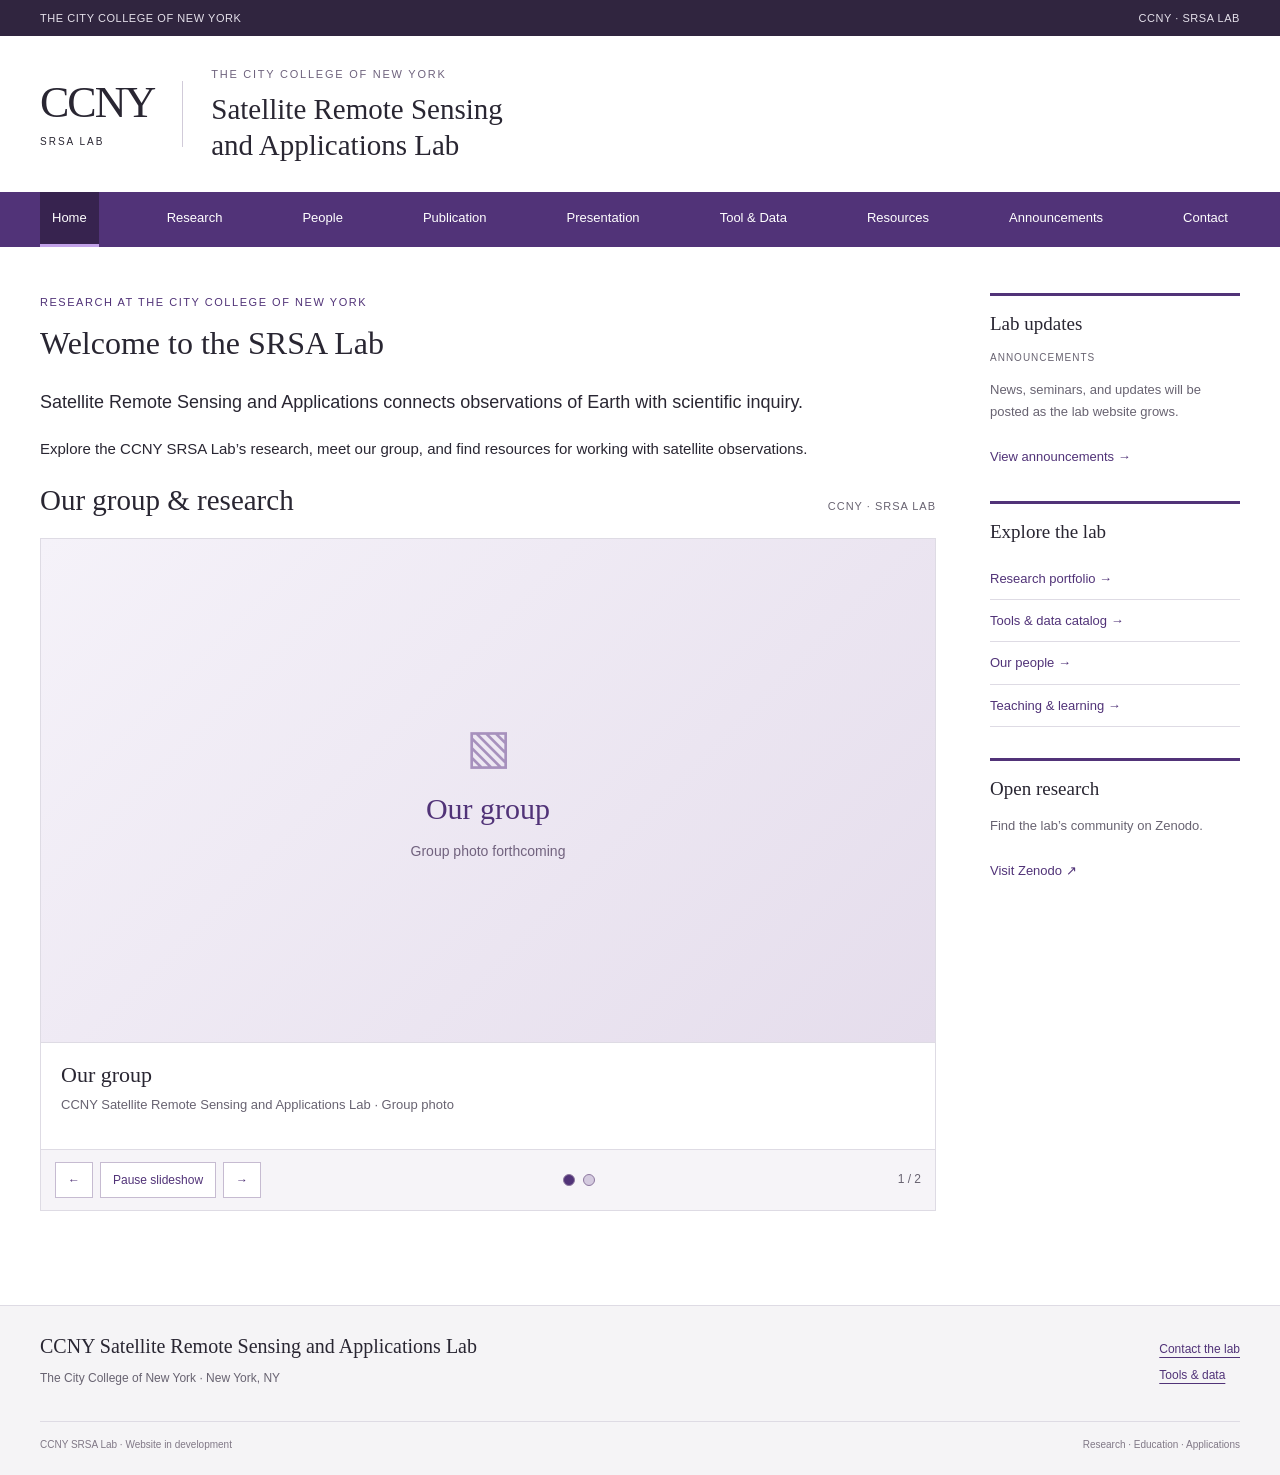
<file: index.html>
<!doctype html><html lang="en"><head><meta charset="UTF-8"><meta name="viewport" content="width=device-width,initial-scale=1"><title>Home | CCNY Satellite Remote Sensing and Applications Lab</title><meta name="description" content="Home — CCNY Satellite Remote Sensing and Applications Lab."><meta name="theme-color" content="#543779"><link rel="stylesheet" href="assets/style.css"></head><body><a class="skip" href="#content">Skip to content</a><div class="utility"><div class="shell"><span>THE CITY COLLEGE OF NEW YORK</span><span>CCNY · SRSA LAB</span></div></div><header><div class="shell"><div class="masthead"><a href="index.html" aria-label="CCNY SRSA Lab home" class="mark">CCNY<small>SRSA LAB</small></a><div><div class="institution">The City College of New York</div><a href="index.html" class="labtitle">Satellite Remote Sensing<br>and Applications Lab</a></div></div></div><nav class="navbar" aria-label="Main navigation"><div class="shell navinner"><button class="menubtn" aria-expanded="false" aria-controls="navlinks">Menu ☰</button><div class="navlinks" id="navlinks"><a href="index.html" aria-current="page">Home</a><a href="research.html">Research</a><a href="people.html">People</a><a href="publications.html">Publication</a><a href="presentations.html">Presentation</a><a href="tools.html">Tool & Data</a><a href="resources.html">Resources</a><a href="announcements.html">Announcements</a><a href="contact.html">Contact</a></div></div></nav></header><div class="shell content-grid"><main id="content"><div class="eyebrow">Research at The City College of New York</div><h1 class="home-title">Welcome to the SRSA Lab</h1><p class="lead">Satellite Remote Sensing and Applications connects observations of Earth with scientific inquiry.</p><p>Explore the CCNY SRSA Lab’s research, meet our group, and find resources for working with satellite observations.</p><section class="slideshow" aria-roledescription="carousel" aria-label="Group photos and research highlights"><div class="slideshow-heading"><h2>Our group &amp; research</h2><span>CCNY · SRSA Lab</span></div><div class="slides-deck"><article class="lab-slide" aria-roledescription="slide" aria-label="1 of 2"><div class="slide-stage"><div class="slide-placeholder"><span class="slide-symbol" aria-hidden="true">▧</span><h2>Our group</h2><p>Group photo forthcoming</p></div></div><div class="slide-caption"><h2>Our group</h2><p>CCNY Satellite Remote Sensing and Applications Lab · Group photo</p></div></article><article class="lab-slide" aria-roledescription="slide" aria-label="2 of 2" hidden><div class="slide-stage"><div class="slide-placeholder"><span class="slide-symbol" aria-hidden="true">▧</span><h2>Member research highlights</h2><p>Featured research slides forthcoming</p></div></div><div class="slide-caption"><h2>Member research highlights</h2><p>A space for each group member’s research question, key figure, and findings.</p></div></article></div><div class="slideshow-controls" hidden><div class="slide-actions"><button type="button" class="slide-prev" aria-label="Previous slide">←</button><button type="button" class="slide-play">Pause slideshow</button><button type="button" class="slide-next" aria-label="Next slide">→</button></div><div class="slide-dots"><button type="button" aria-label="Show slide 1: Our group" aria-current="true" data-slide="0"></button><button type="button" aria-label="Show slide 2: Member research highlights" aria-current="false" data-slide="1"></button></div><span class="slide-position">1 / 2</span></div></section></main><aside class="sidebar" aria-label="Lab news and quick links"><div class="asidebox"><h2>Lab updates</h2><div class="aside-label">Announcements</div><p>News, seminars, and updates will be posted as the lab website grows.</p><a class="text-link" href="announcements.html">View announcements →</a></div><div class="asidebox"><h2>Explore the lab</h2><ul class="sidelinks"><li><a href="research.html">Research portfolio →</a></li><li><a href="tools.html">Tools &amp; data catalog →</a></li><li><a href="people.html">Our people →</a></li><li><a href="education.html">Teaching &amp; learning →</a></li></ul></div><div class="asidebox"><h2>Open research</h2><p>Find the lab’s community on Zenodo.</p><a class="text-link" href="https://zenodo.org/communities/ccny-srsa-lab/" target="_blank" rel="noopener noreferrer">Visit Zenodo ↗</a></div></aside></div><footer class="footer"><div class="shell"><div class="footergrid"><div><strong>CCNY Satellite Remote Sensing and Applications Lab</strong><p>The City College of New York · New York, NY</p></div><div><a href="contact.html">Contact the lab</a><br><a href="tools.html">Tools &amp; data</a></div></div><div class="footerbottom"><span>CCNY SRSA Lab · Website in development</span><span>Research · Education · Applications</span></div></div></footer><script src="assets/site.js"></script></body></html>
</file>
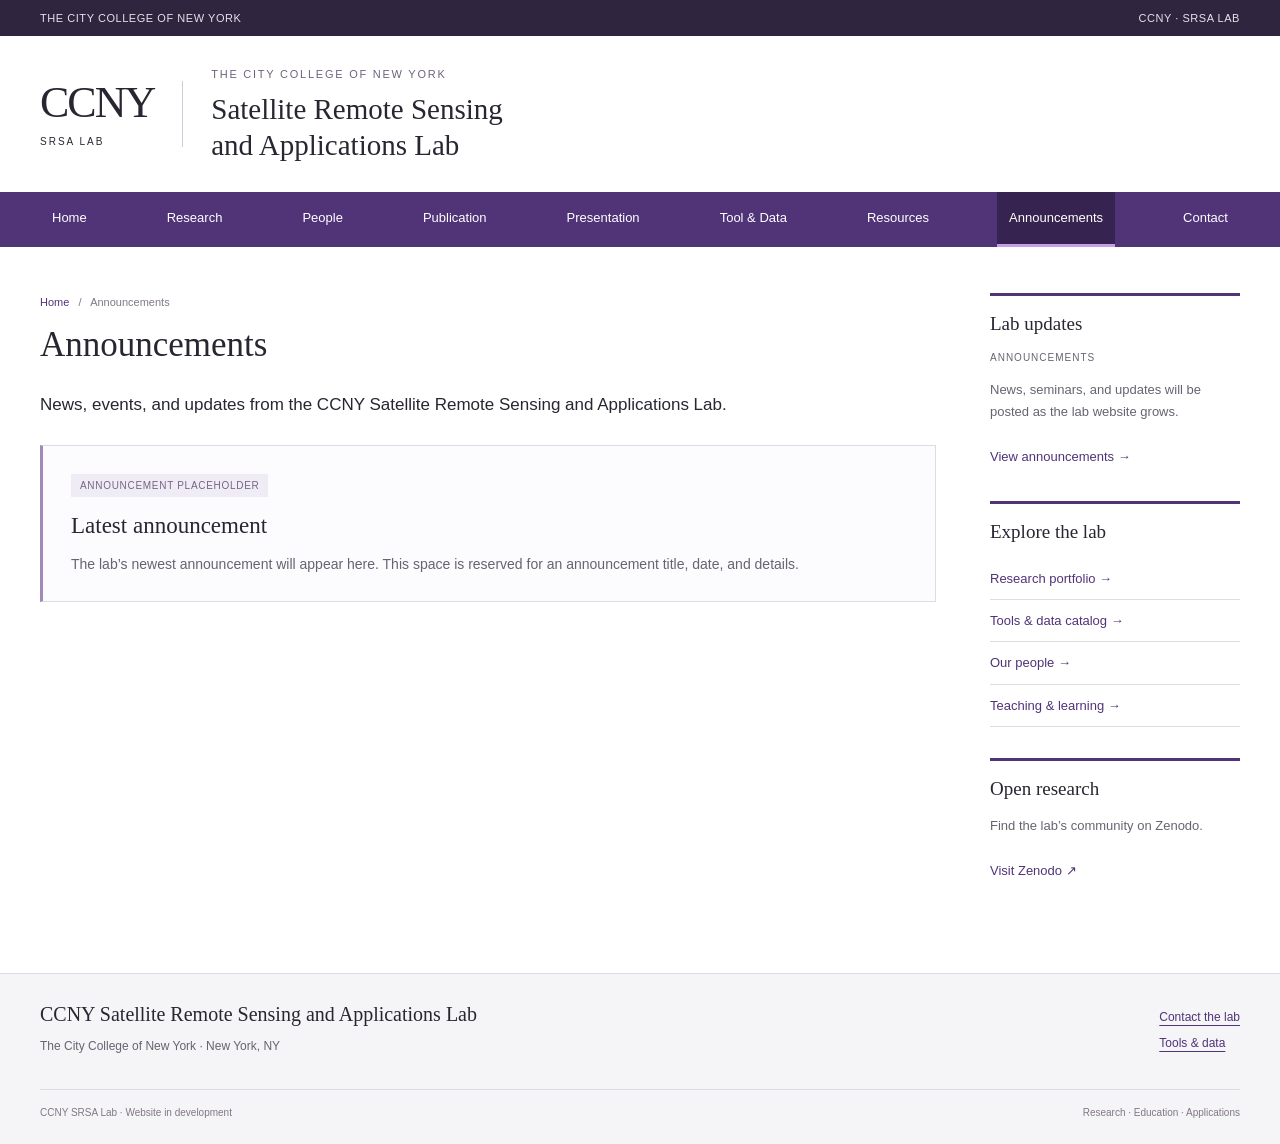
<file: announcements.html>
<!doctype html><html lang="en"><head><meta charset="UTF-8"><meta name="viewport" content="width=device-width,initial-scale=1"><title>Announcements | CCNY Satellite Remote Sensing and Applications Lab</title><meta name="description" content="Announcements — CCNY Satellite Remote Sensing and Applications Lab."><meta name="theme-color" content="#543779"><link rel="stylesheet" href="assets/style.css"></head><body><a class="skip" href="#content">Skip to content</a><div class="utility"><div class="shell"><span>THE CITY COLLEGE OF NEW YORK</span><span>CCNY · SRSA LAB</span></div></div><header><div class="shell"><div class="masthead"><a href="index.html" aria-label="CCNY SRSA Lab home" class="mark">CCNY<small>SRSA LAB</small></a><div><div class="institution">The City College of New York</div><a href="index.html" class="labtitle">Satellite Remote Sensing<br>and Applications Lab</a></div></div></div><nav class="navbar" aria-label="Main navigation"><div class="shell navinner"><button class="menubtn" aria-expanded="false" aria-controls="navlinks">Menu ☰</button><div class="navlinks" id="navlinks"><a href="index.html">Home</a><a href="research.html">Research</a><a href="people.html">People</a><a href="publications.html">Publication</a><a href="presentations.html">Presentation</a><a href="tools.html">Tool & Data</a><a href="resources.html">Resources</a><a href="announcements.html" aria-current="page">Announcements</a><a href="contact.html">Contact</a></div></div></nav></header><div class="shell content-grid"><main id="content"><div class="crumb"><a href="index.html">Home</a> &nbsp; / &nbsp; Announcements</div><h1>Announcements</h1><p class="intro">News, events, and updates from the CCNY Satellite Remote Sensing and Applications Lab.</p><article class="empty" id="latest"><span class="status">Announcement placeholder</span><h2>Latest announcement</h2><p>The lab’s newest announcement will appear here. This space is reserved for an announcement title, date, and details.</p></article></main><aside class="sidebar" aria-label="Lab news and quick links"><div class="asidebox"><h2>Lab updates</h2><div class="aside-label">Announcements</div><p>News, seminars, and updates will be posted as the lab website grows.</p><a class="text-link" href="announcements.html">View announcements →</a></div><div class="asidebox"><h2>Explore the lab</h2><ul class="sidelinks"><li><a href="research.html">Research portfolio →</a></li><li><a href="tools.html">Tools &amp; data catalog →</a></li><li><a href="people.html">Our people →</a></li><li><a href="education.html">Teaching &amp; learning →</a></li></ul></div><div class="asidebox"><h2>Open research</h2><p>Find the lab’s community on Zenodo.</p><a class="text-link" href="https://zenodo.org/communities/ccny-srsa-lab/" target="_blank" rel="noopener noreferrer">Visit Zenodo ↗</a></div></aside></div><footer class="footer"><div class="shell"><div class="footergrid"><div><strong>CCNY Satellite Remote Sensing and Applications Lab</strong><p>The City College of New York · New York, NY</p></div><div><a href="contact.html">Contact the lab</a><br><a href="tools.html">Tools &amp; data</a></div></div><div class="footerbottom"><span>CCNY SRSA Lab · Website in development</span><span>Research · Education · Applications</span></div></div></footer><script src="assets/site.js"></script></body></html>
</file>
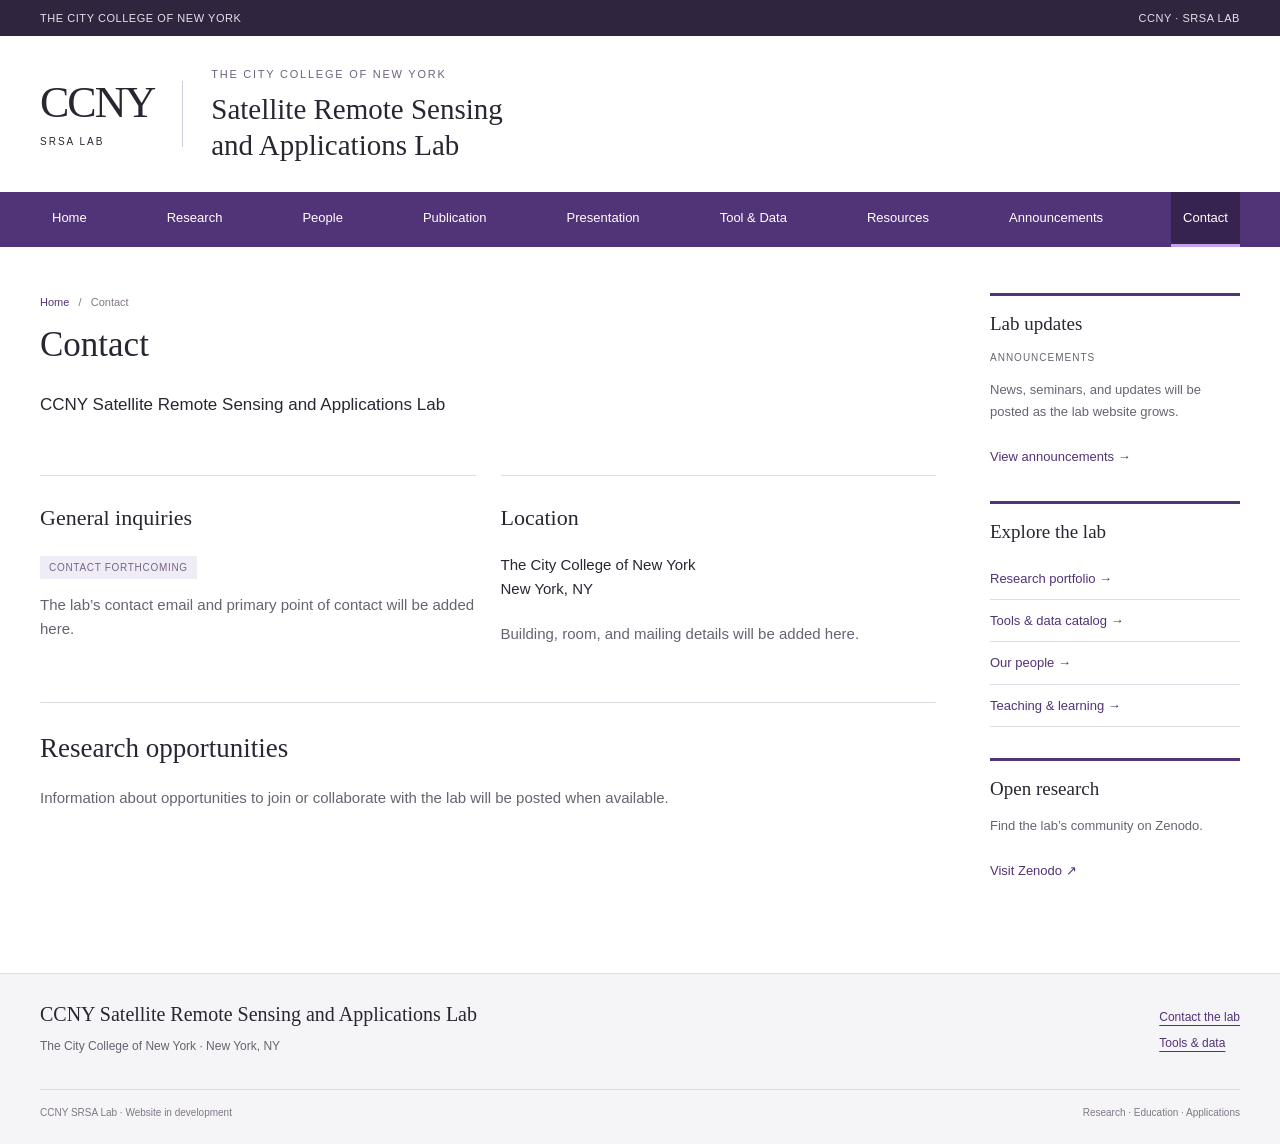
<file: contact.html>
<!doctype html><html lang="en"><head><meta charset="UTF-8"><meta name="viewport" content="width=device-width,initial-scale=1"><title>Contact | CCNY Satellite Remote Sensing and Applications Lab</title><meta name="description" content="Contact — CCNY Satellite Remote Sensing and Applications Lab."><meta name="theme-color" content="#543779"><link rel="stylesheet" href="assets/style.css"></head><body><a class="skip" href="#content">Skip to content</a><div class="utility"><div class="shell"><span>THE CITY COLLEGE OF NEW YORK</span><span>CCNY · SRSA LAB</span></div></div><header><div class="shell"><div class="masthead"><a href="index.html" aria-label="CCNY SRSA Lab home" class="mark">CCNY<small>SRSA LAB</small></a><div><div class="institution">The City College of New York</div><a href="index.html" class="labtitle">Satellite Remote Sensing<br>and Applications Lab</a></div></div></div><nav class="navbar" aria-label="Main navigation"><div class="shell navinner"><button class="menubtn" aria-expanded="false" aria-controls="navlinks">Menu ☰</button><div class="navlinks" id="navlinks"><a href="index.html">Home</a><a href="research.html">Research</a><a href="people.html">People</a><a href="publications.html">Publication</a><a href="presentations.html">Presentation</a><a href="tools.html">Tool & Data</a><a href="resources.html">Resources</a><a href="announcements.html">Announcements</a><a href="contact.html" aria-current="page">Contact</a></div></div></nav></header><div class="shell content-grid"><main id="content"><div class="crumb"><a href="index.html">Home</a> &nbsp; / &nbsp; Contact</div><h1>Contact</h1><p class="intro">CCNY Satellite Remote Sensing and Applications Lab</p><div class="contact-grid"><section class="section"><h2>General inquiries</h2><span class="status">Contact forthcoming</span><p class="muted">The lab’s contact email and primary point of contact will be added here.</p></section><section class="section"><h2>Location</h2><p>The City College of New York<br>New York, NY</p><p class="muted">Building, room, and mailing details will be added here.</p></section></div><section class="section"><h2>Research opportunities</h2><p class="muted">Information about opportunities to join or collaborate with the lab will be posted when available.</p></section></main><aside class="sidebar" aria-label="Lab news and quick links"><div class="asidebox"><h2>Lab updates</h2><div class="aside-label">Announcements</div><p>News, seminars, and updates will be posted as the lab website grows.</p><a class="text-link" href="announcements.html">View announcements →</a></div><div class="asidebox"><h2>Explore the lab</h2><ul class="sidelinks"><li><a href="research.html">Research portfolio →</a></li><li><a href="tools.html">Tools &amp; data catalog →</a></li><li><a href="people.html">Our people →</a></li><li><a href="education.html">Teaching &amp; learning →</a></li></ul></div><div class="asidebox"><h2>Open research</h2><p>Find the lab’s community on Zenodo.</p><a class="text-link" href="https://zenodo.org/communities/ccny-srsa-lab/" target="_blank" rel="noopener noreferrer">Visit Zenodo ↗</a></div></aside></div><footer class="footer"><div class="shell"><div class="footergrid"><div><strong>CCNY Satellite Remote Sensing and Applications Lab</strong><p>The City College of New York · New York, NY</p></div><div><a href="contact.html">Contact the lab</a><br><a href="tools.html">Tools &amp; data</a></div></div><div class="footerbottom"><span>CCNY SRSA Lab · Website in development</span><span>Research · Education · Applications</span></div></div></footer><script src="assets/site.js"></script></body></html>
</file>
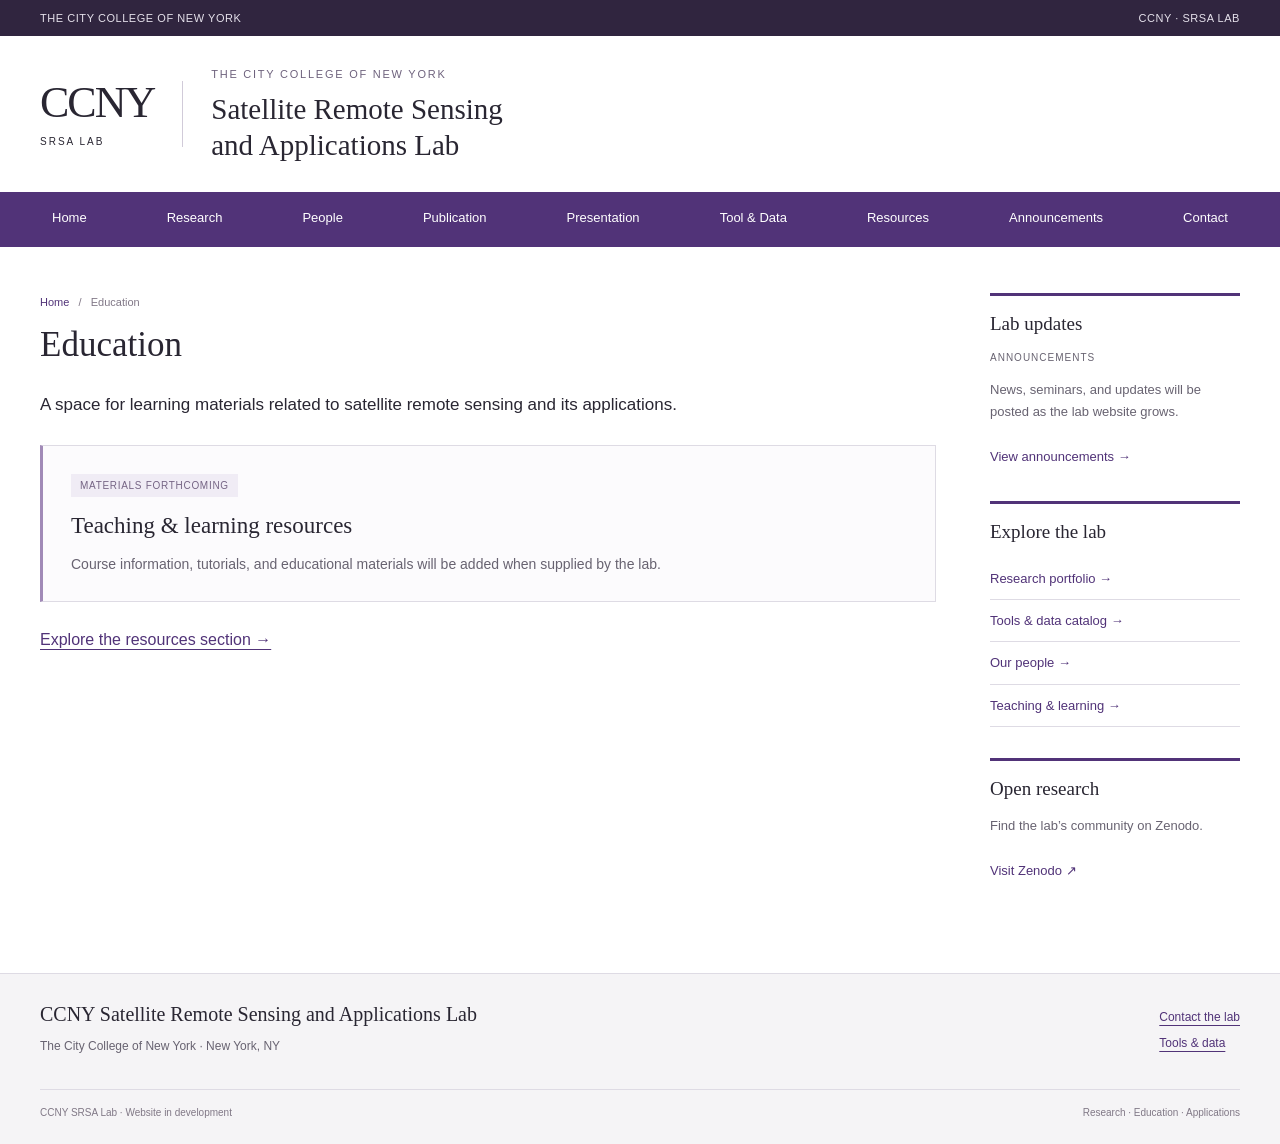
<file: education.html>
<!doctype html><html lang="en"><head><meta charset="UTF-8"><meta name="viewport" content="width=device-width,initial-scale=1"><title>Education | CCNY Satellite Remote Sensing and Applications Lab</title><meta name="description" content="Education — CCNY Satellite Remote Sensing and Applications Lab."><meta name="theme-color" content="#543779"><link rel="stylesheet" href="assets/style.css"></head><body><a class="skip" href="#content">Skip to content</a><div class="utility"><div class="shell"><span>THE CITY COLLEGE OF NEW YORK</span><span>CCNY · SRSA LAB</span></div></div><header><div class="shell"><div class="masthead"><a href="index.html" aria-label="CCNY SRSA Lab home" class="mark">CCNY<small>SRSA LAB</small></a><div><div class="institution">The City College of New York</div><a href="index.html" class="labtitle">Satellite Remote Sensing<br>and Applications Lab</a></div></div></div><nav class="navbar" aria-label="Main navigation"><div class="shell navinner"><button class="menubtn" aria-expanded="false" aria-controls="navlinks">Menu ☰</button><div class="navlinks" id="navlinks"><a href="index.html">Home</a><a href="research.html">Research</a><a href="people.html">People</a><a href="publications.html">Publication</a><a href="presentations.html">Presentation</a><a href="tools.html">Tool & Data</a><a href="resources.html">Resources</a><a href="announcements.html">Announcements</a><a href="contact.html">Contact</a></div></div></nav></header><div class="shell content-grid"><main id="content"><div class="crumb"><a href="index.html">Home</a> &nbsp; / &nbsp; Education</div><h1>Education</h1><p class="intro">A space for learning materials related to satellite remote sensing and its applications.</p><div class="empty"><span class="status">Materials forthcoming</span><h2>Teaching & learning resources</h2><p>Course information, tutorials, and educational materials will be added when supplied by the lab.</p></div><a href="resources.html">Explore the resources section →</a></main><aside class="sidebar" aria-label="Lab news and quick links"><div class="asidebox"><h2>Lab updates</h2><div class="aside-label">Announcements</div><p>News, seminars, and updates will be posted as the lab website grows.</p><a class="text-link" href="announcements.html">View announcements →</a></div><div class="asidebox"><h2>Explore the lab</h2><ul class="sidelinks"><li><a href="research.html">Research portfolio →</a></li><li><a href="tools.html">Tools &amp; data catalog →</a></li><li><a href="people.html">Our people →</a></li><li><a href="education.html">Teaching &amp; learning →</a></li></ul></div><div class="asidebox"><h2>Open research</h2><p>Find the lab’s community on Zenodo.</p><a class="text-link" href="https://zenodo.org/communities/ccny-srsa-lab/" target="_blank" rel="noopener noreferrer">Visit Zenodo ↗</a></div></aside></div><footer class="footer"><div class="shell"><div class="footergrid"><div><strong>CCNY Satellite Remote Sensing and Applications Lab</strong><p>The City College of New York · New York, NY</p></div><div><a href="contact.html">Contact the lab</a><br><a href="tools.html">Tools &amp; data</a></div></div><div class="footerbottom"><span>CCNY SRSA Lab · Website in development</span><span>Research · Education · Applications</span></div></div></footer><script src="assets/site.js"></script></body></html>
</file>
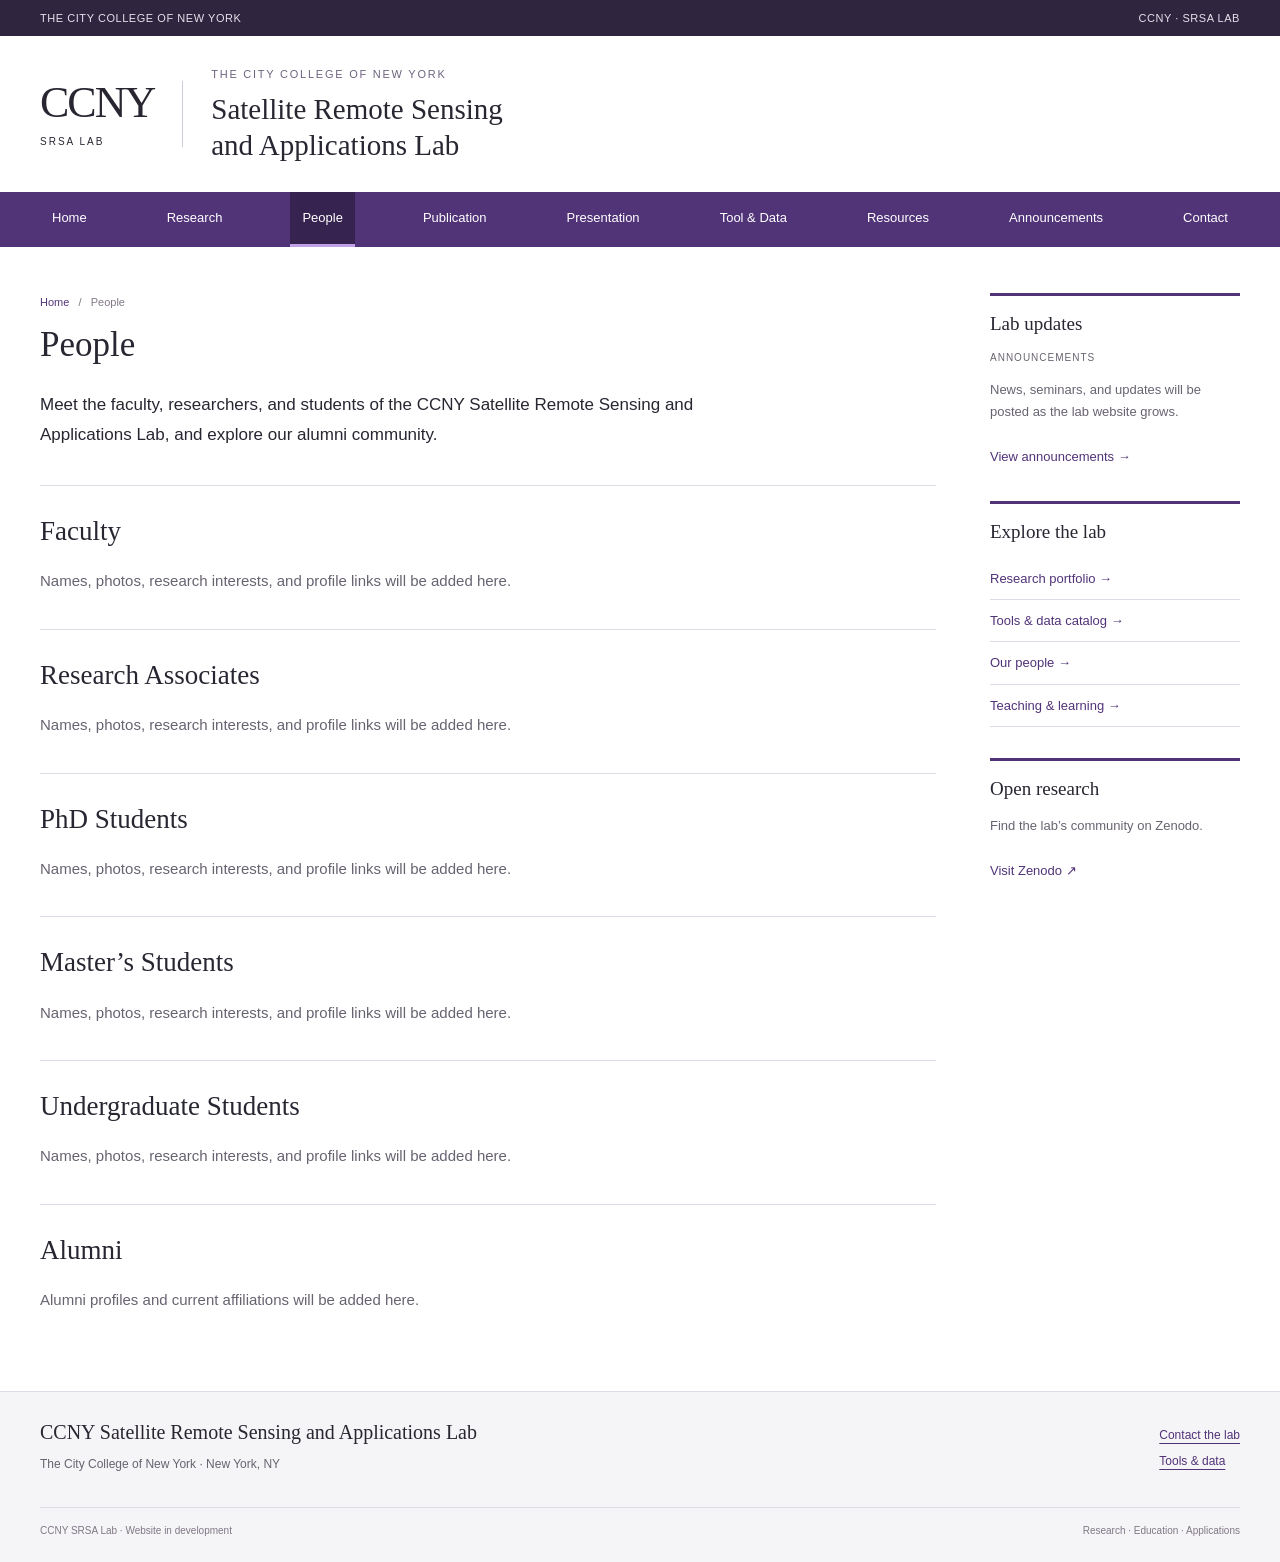
<file: people.html>
<!doctype html><html lang="en"><head><meta charset="UTF-8"><meta name="viewport" content="width=device-width,initial-scale=1"><title>People | CCNY Satellite Remote Sensing and Applications Lab</title><meta name="description" content="People — CCNY Satellite Remote Sensing and Applications Lab."><meta name="theme-color" content="#543779"><link rel="stylesheet" href="assets/style.css"></head><body><a class="skip" href="#content">Skip to content</a><div class="utility"><div class="shell"><span>THE CITY COLLEGE OF NEW YORK</span><span>CCNY · SRSA LAB</span></div></div><header><div class="shell"><div class="masthead"><a href="index.html" aria-label="CCNY SRSA Lab home" class="mark">CCNY<small>SRSA LAB</small></a><div><div class="institution">The City College of New York</div><a href="index.html" class="labtitle">Satellite Remote Sensing<br>and Applications Lab</a></div></div></div><nav class="navbar" aria-label="Main navigation"><div class="shell navinner"><button class="menubtn" aria-expanded="false" aria-controls="navlinks">Menu ☰</button><div class="navlinks" id="navlinks"><a href="index.html">Home</a><a href="research.html">Research</a><a href="people.html" aria-current="page">People</a><a href="publications.html">Publication</a><a href="presentations.html">Presentation</a><a href="tools.html">Tool & Data</a><a href="resources.html">Resources</a><a href="announcements.html">Announcements</a><a href="contact.html">Contact</a></div></div></nav></header><div class="shell content-grid"><main id="content"><div class="crumb"><a href="index.html">Home</a> &nbsp; / &nbsp; People</div><h1>People</h1><p class="intro">Meet the faculty, researchers, and students of the CCNY Satellite Remote Sensing and Applications Lab, and explore our alumni community.</p><section class="section" id="faculty" aria-labelledby="faculty-heading"><h2 id="faculty-heading">Faculty</h2><p class="muted">Names, photos, research interests, and profile links will be added here.</p></section><section class="section" id="research-associates" aria-labelledby="research-associates-heading"><h2 id="research-associates-heading">Research Associates</h2><p class="muted">Names, photos, research interests, and profile links will be added here.</p></section><section class="section" id="phd-students" aria-labelledby="phd-students-heading"><h2 id="phd-students-heading">PhD Students</h2><p class="muted">Names, photos, research interests, and profile links will be added here.</p></section><section class="section" id="masters-students" aria-labelledby="masters-students-heading"><h2 id="masters-students-heading">Master’s Students</h2><p class="muted">Names, photos, research interests, and profile links will be added here.</p></section><section class="section" id="undergraduate-students" aria-labelledby="undergraduate-students-heading"><h2 id="undergraduate-students-heading">Undergraduate Students</h2><p class="muted">Names, photos, research interests, and profile links will be added here.</p></section><section class="section" id="alumni" aria-labelledby="alumni-heading"><h2 id="alumni-heading">Alumni</h2><p class="muted">Alumni profiles and current affiliations will be added here.</p></section></main><aside class="sidebar" aria-label="Lab news and quick links"><div class="asidebox"><h2>Lab updates</h2><div class="aside-label">Announcements</div><p>News, seminars, and updates will be posted as the lab website grows.</p><a class="text-link" href="announcements.html">View announcements →</a></div><div class="asidebox"><h2>Explore the lab</h2><ul class="sidelinks"><li><a href="research.html">Research portfolio →</a></li><li><a href="tools.html">Tools &amp; data catalog →</a></li><li><a href="people.html">Our people →</a></li><li><a href="education.html">Teaching &amp; learning →</a></li></ul></div><div class="asidebox"><h2>Open research</h2><p>Find the lab’s community on Zenodo.</p><a class="text-link" href="https://zenodo.org/communities/ccny-srsa-lab/" target="_blank" rel="noopener noreferrer">Visit Zenodo ↗</a></div></aside></div><footer class="footer"><div class="shell"><div class="footergrid"><div><strong>CCNY Satellite Remote Sensing and Applications Lab</strong><p>The City College of New York · New York, NY</p></div><div><a href="contact.html">Contact the lab</a><br><a href="tools.html">Tools &amp; data</a></div></div><div class="footerbottom"><span>CCNY SRSA Lab · Website in development</span><span>Research · Education · Applications</span></div></div></footer><script src="assets/site.js"></script></body></html>
</file>
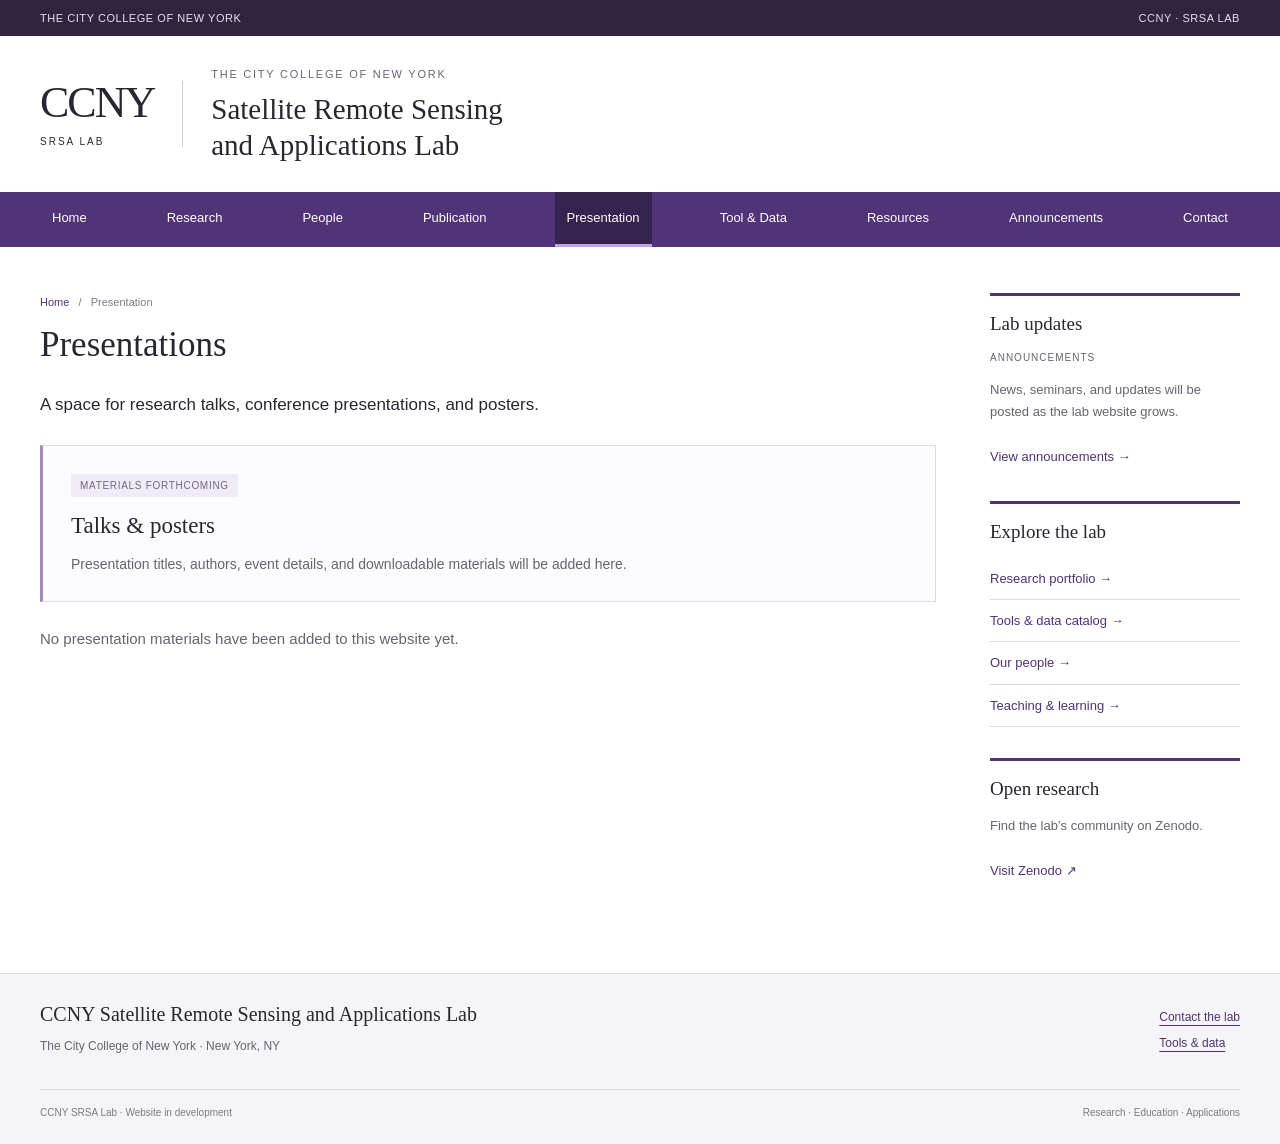
<file: presentations.html>
<!doctype html><html lang="en"><head><meta charset="UTF-8"><meta name="viewport" content="width=device-width,initial-scale=1"><title>Presentation | CCNY Satellite Remote Sensing and Applications Lab</title><meta name="description" content="Presentation — CCNY Satellite Remote Sensing and Applications Lab."><meta name="theme-color" content="#543779"><link rel="stylesheet" href="assets/style.css"></head><body><a class="skip" href="#content">Skip to content</a><div class="utility"><div class="shell"><span>THE CITY COLLEGE OF NEW YORK</span><span>CCNY · SRSA LAB</span></div></div><header><div class="shell"><div class="masthead"><a href="index.html" aria-label="CCNY SRSA Lab home" class="mark">CCNY<small>SRSA LAB</small></a><div><div class="institution">The City College of New York</div><a href="index.html" class="labtitle">Satellite Remote Sensing<br>and Applications Lab</a></div></div></div><nav class="navbar" aria-label="Main navigation"><div class="shell navinner"><button class="menubtn" aria-expanded="false" aria-controls="navlinks">Menu ☰</button><div class="navlinks" id="navlinks"><a href="index.html">Home</a><a href="research.html">Research</a><a href="people.html">People</a><a href="publications.html">Publication</a><a href="presentations.html" aria-current="page">Presentation</a><a href="tools.html">Tool & Data</a><a href="resources.html">Resources</a><a href="announcements.html">Announcements</a><a href="contact.html">Contact</a></div></div></nav></header><div class="shell content-grid"><main id="content"><div class="crumb"><a href="index.html">Home</a> &nbsp; / &nbsp; Presentation</div><h1>Presentations</h1><p class="intro">A space for research talks, conference presentations, and posters.</p><div class="empty"><span class="status">Materials forthcoming</span><h2>Talks & posters</h2><p>Presentation titles, authors, event details, and downloadable materials will be added here.</p></div><p class="muted">No presentation materials have been added to this website yet.</p></main><aside class="sidebar" aria-label="Lab news and quick links"><div class="asidebox"><h2>Lab updates</h2><div class="aside-label">Announcements</div><p>News, seminars, and updates will be posted as the lab website grows.</p><a class="text-link" href="announcements.html">View announcements →</a></div><div class="asidebox"><h2>Explore the lab</h2><ul class="sidelinks"><li><a href="research.html">Research portfolio →</a></li><li><a href="tools.html">Tools &amp; data catalog →</a></li><li><a href="people.html">Our people →</a></li><li><a href="education.html">Teaching &amp; learning →</a></li></ul></div><div class="asidebox"><h2>Open research</h2><p>Find the lab’s community on Zenodo.</p><a class="text-link" href="https://zenodo.org/communities/ccny-srsa-lab/" target="_blank" rel="noopener noreferrer">Visit Zenodo ↗</a></div></aside></div><footer class="footer"><div class="shell"><div class="footergrid"><div><strong>CCNY Satellite Remote Sensing and Applications Lab</strong><p>The City College of New York · New York, NY</p></div><div><a href="contact.html">Contact the lab</a><br><a href="tools.html">Tools &amp; data</a></div></div><div class="footerbottom"><span>CCNY SRSA Lab · Website in development</span><span>Research · Education · Applications</span></div></div></footer><script src="assets/site.js"></script></body></html>
</file>
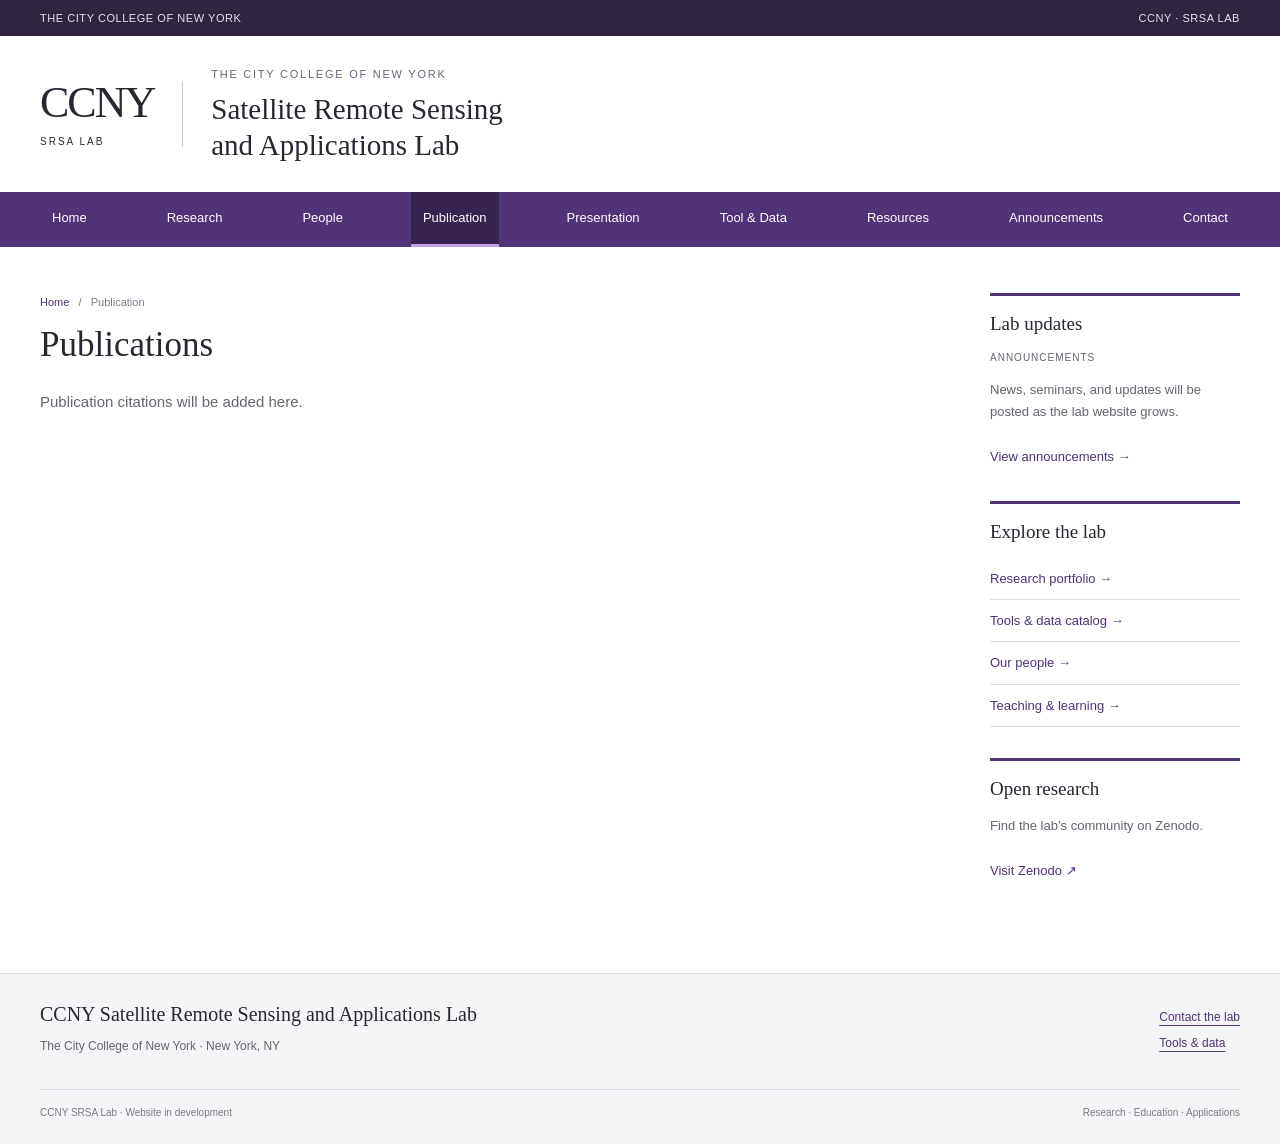
<file: publications.html>
<!doctype html><html lang="en"><head><meta charset="UTF-8"><meta name="viewport" content="width=device-width,initial-scale=1"><title>Publication | CCNY Satellite Remote Sensing and Applications Lab</title><meta name="description" content="Publication — CCNY Satellite Remote Sensing and Applications Lab."><meta name="theme-color" content="#543779"><link rel="stylesheet" href="assets/style.css"></head><body><a class="skip" href="#content">Skip to content</a><div class="utility"><div class="shell"><span>THE CITY COLLEGE OF NEW YORK</span><span>CCNY · SRSA LAB</span></div></div><header><div class="shell"><div class="masthead"><a href="index.html" aria-label="CCNY SRSA Lab home" class="mark">CCNY<small>SRSA LAB</small></a><div><div class="institution">The City College of New York</div><a href="index.html" class="labtitle">Satellite Remote Sensing<br>and Applications Lab</a></div></div></div><nav class="navbar" aria-label="Main navigation"><div class="shell navinner"><button class="menubtn" aria-expanded="false" aria-controls="navlinks">Menu ☰</button><div class="navlinks" id="navlinks"><a href="index.html">Home</a><a href="research.html">Research</a><a href="people.html">People</a><a href="publications.html" aria-current="page">Publication</a><a href="presentations.html">Presentation</a><a href="tools.html">Tool & Data</a><a href="resources.html">Resources</a><a href="announcements.html">Announcements</a><a href="contact.html">Contact</a></div></div></nav></header><div class="shell content-grid"><main id="content"><div class="crumb"><a href="index.html">Home</a> &nbsp; / &nbsp; Publication</div><h1>Publications</h1><p class="muted">Publication citations will be added here.</p><ol class="publication-list"></ol></main><aside class="sidebar" aria-label="Lab news and quick links"><div class="asidebox"><h2>Lab updates</h2><div class="aside-label">Announcements</div><p>News, seminars, and updates will be posted as the lab website grows.</p><a class="text-link" href="announcements.html">View announcements →</a></div><div class="asidebox"><h2>Explore the lab</h2><ul class="sidelinks"><li><a href="research.html">Research portfolio →</a></li><li><a href="tools.html">Tools &amp; data catalog →</a></li><li><a href="people.html">Our people →</a></li><li><a href="education.html">Teaching &amp; learning →</a></li></ul></div><div class="asidebox"><h2>Open research</h2><p>Find the lab’s community on Zenodo.</p><a class="text-link" href="https://zenodo.org/communities/ccny-srsa-lab/" target="_blank" rel="noopener noreferrer">Visit Zenodo ↗</a></div></aside></div><footer class="footer"><div class="shell"><div class="footergrid"><div><strong>CCNY Satellite Remote Sensing and Applications Lab</strong><p>The City College of New York · New York, NY</p></div><div><a href="contact.html">Contact the lab</a><br><a href="tools.html">Tools &amp; data</a></div></div><div class="footerbottom"><span>CCNY SRSA Lab · Website in development</span><span>Research · Education · Applications</span></div></div></footer><script src="assets/site.js"></script></body></html>
</file>
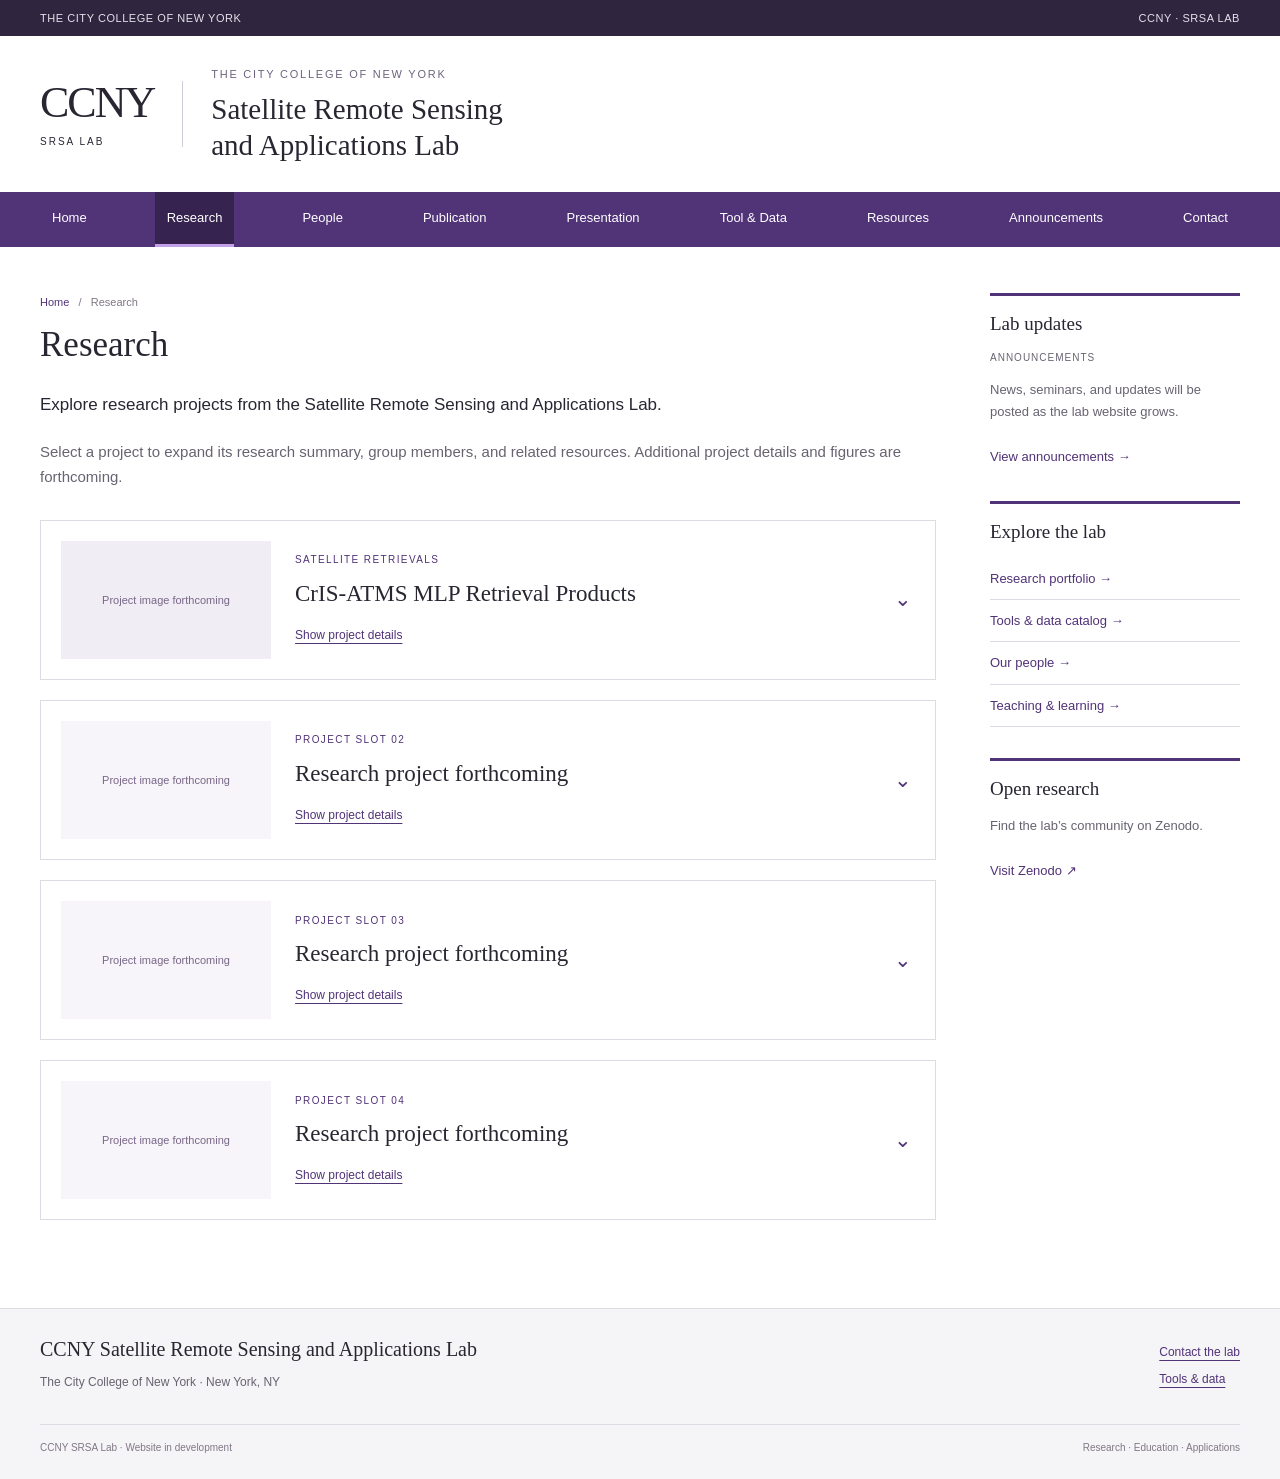
<file: research.html>
<!doctype html><html lang="en"><head><meta charset="UTF-8"><meta name="viewport" content="width=device-width,initial-scale=1"><title>Research | CCNY Satellite Remote Sensing and Applications Lab</title><meta name="description" content="Research — CCNY Satellite Remote Sensing and Applications Lab."><meta name="theme-color" content="#543779"><link rel="stylesheet" href="assets/style.css"></head><body><a class="skip" href="#content">Skip to content</a><div class="utility"><div class="shell"><span>THE CITY COLLEGE OF NEW YORK</span><span>CCNY · SRSA LAB</span></div></div><header><div class="shell"><div class="masthead"><a href="index.html" aria-label="CCNY SRSA Lab home" class="mark">CCNY<small>SRSA LAB</small></a><div><div class="institution">The City College of New York</div><a href="index.html" class="labtitle">Satellite Remote Sensing<br>and Applications Lab</a></div></div></div><nav class="navbar" aria-label="Main navigation"><div class="shell navinner"><button class="menubtn" aria-expanded="false" aria-controls="navlinks">Menu ☰</button><div class="navlinks" id="navlinks"><a href="index.html">Home</a><a href="research.html" aria-current="page">Research</a><a href="people.html">People</a><a href="publications.html">Publication</a><a href="presentations.html">Presentation</a><a href="tools.html">Tool & Data</a><a href="resources.html">Resources</a><a href="announcements.html">Announcements</a><a href="contact.html">Contact</a></div></div></nav></header><div class="shell content-grid"><main id="content"><div class="crumb"><a href="index.html">Home</a> &nbsp; / &nbsp; Research</div><h1>Research</h1><p class="intro">Explore research projects from the Satellite Remote Sensing and Applications Lab.</p><p class="muted">Select a project to expand its research summary, group members, and related resources. Additional project details and figures are forthcoming.</p><ul class="project-list"><li class="project-panel"><details class="project-details"><summary class="project-summary"><figure class="project-visual"><span>Project image forthcoming</span></figure><div class="project-heading"><span class="eyebrow">Satellite retrievals</span><h2>CrIS-ATMS MLP Retrieval Products</h2><span class="project-toggle"><span class="project-show">Show project details</span><span class="project-hide">Hide project details</span></span></div><span class="project-chevron" aria-hidden="true">⌄</span></summary><div class="project-body"><p>Explore the CCNY CrIS-ATMS MLP Retrieval Product Suite, including N20 and N21 products, maps, movies, and radiosonde comparisons with NUCAPS.</p><div class="project-links"><a href="https://mgoldberg-ccny.github.io/CCNY-CrIS-ATMS-MLP-Retrieval-Product-Suite/index.html" target="_blank" rel="noopener noreferrer">Explore product suite ↗</a></div></div></details></li><li class="project-panel project-pending"><details class="project-details"><summary class="project-summary"><figure class="project-visual"><span>Project image forthcoming</span></figure><div class="project-heading"><span class="eyebrow">Project slot 02</span><h2>Research project forthcoming</h2><span class="project-toggle"><span class="project-show">Show project details</span><span class="project-hide">Hide project details</span></span></div><span class="project-chevron" aria-hidden="true">⌄</span></summary><div class="project-body"><p>Project title, research question, key findings, and associated group members will be added here.</p><div class="project-links"></div></div></details></li><li class="project-panel project-pending"><details class="project-details"><summary class="project-summary"><figure class="project-visual"><span>Project image forthcoming</span></figure><div class="project-heading"><span class="eyebrow">Project slot 03</span><h2>Research project forthcoming</h2><span class="project-toggle"><span class="project-show">Show project details</span><span class="project-hide">Hide project details</span></span></div><span class="project-chevron" aria-hidden="true">⌄</span></summary><div class="project-body"><p>Project title, research question, key findings, and associated group members will be added here.</p><div class="project-links"></div></div></details></li><li class="project-panel project-pending"><details class="project-details"><summary class="project-summary"><figure class="project-visual"><span>Project image forthcoming</span></figure><div class="project-heading"><span class="eyebrow">Project slot 04</span><h2>Research project forthcoming</h2><span class="project-toggle"><span class="project-show">Show project details</span><span class="project-hide">Hide project details</span></span></div><span class="project-chevron" aria-hidden="true">⌄</span></summary><div class="project-body"><p>Project title, research question, key findings, and associated group members will be added here.</p><div class="project-links"></div></div></details></li></ul></main><aside class="sidebar" aria-label="Lab news and quick links"><div class="asidebox"><h2>Lab updates</h2><div class="aside-label">Announcements</div><p>News, seminars, and updates will be posted as the lab website grows.</p><a class="text-link" href="announcements.html">View announcements →</a></div><div class="asidebox"><h2>Explore the lab</h2><ul class="sidelinks"><li><a href="research.html">Research portfolio →</a></li><li><a href="tools.html">Tools &amp; data catalog →</a></li><li><a href="people.html">Our people →</a></li><li><a href="education.html">Teaching &amp; learning →</a></li></ul></div><div class="asidebox"><h2>Open research</h2><p>Find the lab’s community on Zenodo.</p><a class="text-link" href="https://zenodo.org/communities/ccny-srsa-lab/" target="_blank" rel="noopener noreferrer">Visit Zenodo ↗</a></div></aside></div><footer class="footer"><div class="shell"><div class="footergrid"><div><strong>CCNY Satellite Remote Sensing and Applications Lab</strong><p>The City College of New York · New York, NY</p></div><div><a href="contact.html">Contact the lab</a><br><a href="tools.html">Tools &amp; data</a></div></div><div class="footerbottom"><span>CCNY SRSA Lab · Website in development</span><span>Research · Education · Applications</span></div></div></footer><script src="assets/site.js"></script></body></html>
</file>
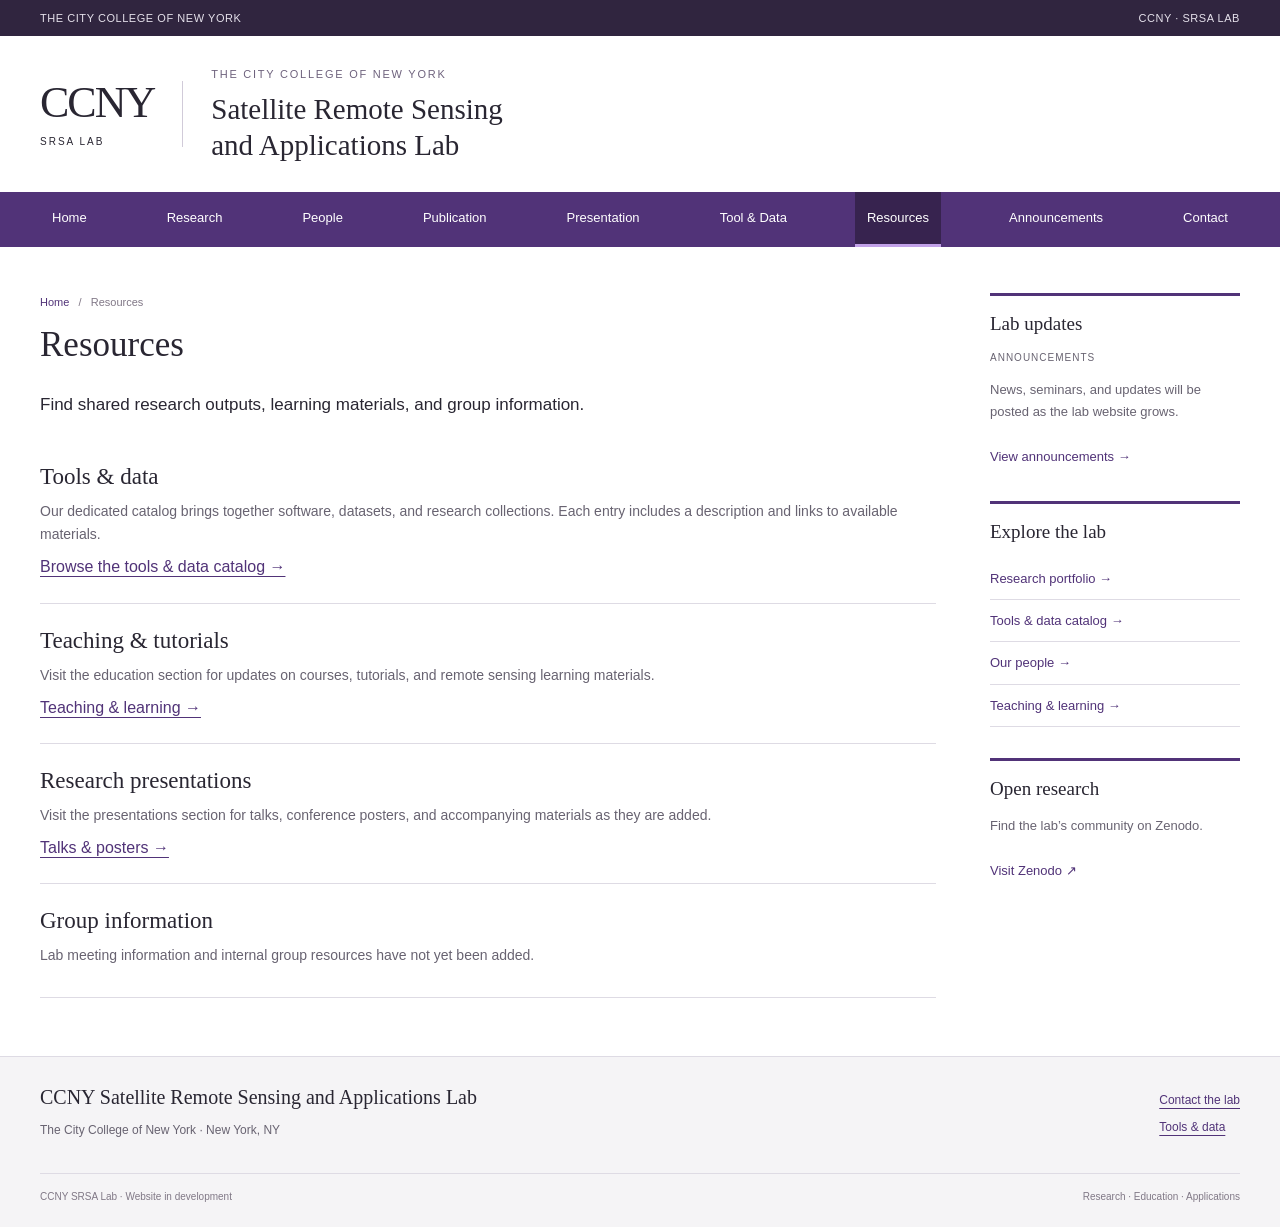
<file: resources.html>
<!doctype html><html lang="en"><head><meta charset="UTF-8"><meta name="viewport" content="width=device-width,initial-scale=1"><title>Resources | CCNY Satellite Remote Sensing and Applications Lab</title><meta name="description" content="Resources — CCNY Satellite Remote Sensing and Applications Lab."><meta name="theme-color" content="#543779"><link rel="stylesheet" href="assets/style.css"></head><body><a class="skip" href="#content">Skip to content</a><div class="utility"><div class="shell"><span>THE CITY COLLEGE OF NEW YORK</span><span>CCNY · SRSA LAB</span></div></div><header><div class="shell"><div class="masthead"><a href="index.html" aria-label="CCNY SRSA Lab home" class="mark">CCNY<small>SRSA LAB</small></a><div><div class="institution">The City College of New York</div><a href="index.html" class="labtitle">Satellite Remote Sensing<br>and Applications Lab</a></div></div></div><nav class="navbar" aria-label="Main navigation"><div class="shell navinner"><button class="menubtn" aria-expanded="false" aria-controls="navlinks">Menu ☰</button><div class="navlinks" id="navlinks"><a href="index.html">Home</a><a href="research.html">Research</a><a href="people.html">People</a><a href="publications.html">Publication</a><a href="presentations.html">Presentation</a><a href="tools.html">Tool & Data</a><a href="resources.html" aria-current="page">Resources</a><a href="announcements.html">Announcements</a><a href="contact.html">Contact</a></div></div></nav></header><div class="shell content-grid"><main id="content"><div class="crumb"><a href="index.html">Home</a> &nbsp; / &nbsp; Resources</div><h1>Resources</h1><p class="intro">Find shared research outputs, learning materials, and group information.</p><div class="resource-item"><h2>Tools &amp; data</h2><p>Our dedicated catalog brings together software, datasets, and research collections. Each entry includes a description and links to available materials.</p><a href="tools.html">Browse the tools &amp; data catalog →</a></div><div class="resource-item"><h2>Teaching &amp; tutorials</h2><p>Visit the education section for updates on courses, tutorials, and remote sensing learning materials.</p><a href="education.html">Teaching &amp; learning →</a></div><div class="resource-item"><h2>Research presentations</h2><p>Visit the presentations section for talks, conference posters, and accompanying materials as they are added.</p><a href="presentations.html">Talks &amp; posters →</a></div><div class="resource-item"><h2>Group information</h2><p>Lab meeting information and internal group resources have not yet been added.</p></div></main><aside class="sidebar" aria-label="Lab news and quick links"><div class="asidebox"><h2>Lab updates</h2><div class="aside-label">Announcements</div><p>News, seminars, and updates will be posted as the lab website grows.</p><a class="text-link" href="announcements.html">View announcements →</a></div><div class="asidebox"><h2>Explore the lab</h2><ul class="sidelinks"><li><a href="research.html">Research portfolio →</a></li><li><a href="tools.html">Tools &amp; data catalog →</a></li><li><a href="people.html">Our people →</a></li><li><a href="education.html">Teaching &amp; learning →</a></li></ul></div><div class="asidebox"><h2>Open research</h2><p>Find the lab’s community on Zenodo.</p><a class="text-link" href="https://zenodo.org/communities/ccny-srsa-lab/" target="_blank" rel="noopener noreferrer">Visit Zenodo ↗</a></div></aside></div><footer class="footer"><div class="shell"><div class="footergrid"><div><strong>CCNY Satellite Remote Sensing and Applications Lab</strong><p>The City College of New York · New York, NY</p></div><div><a href="contact.html">Contact the lab</a><br><a href="tools.html">Tools &amp; data</a></div></div><div class="footerbottom"><span>CCNY SRSA Lab · Website in development</span><span>Research · Education · Applications</span></div></div></footer><script src="assets/site.js"></script></body></html>
</file>
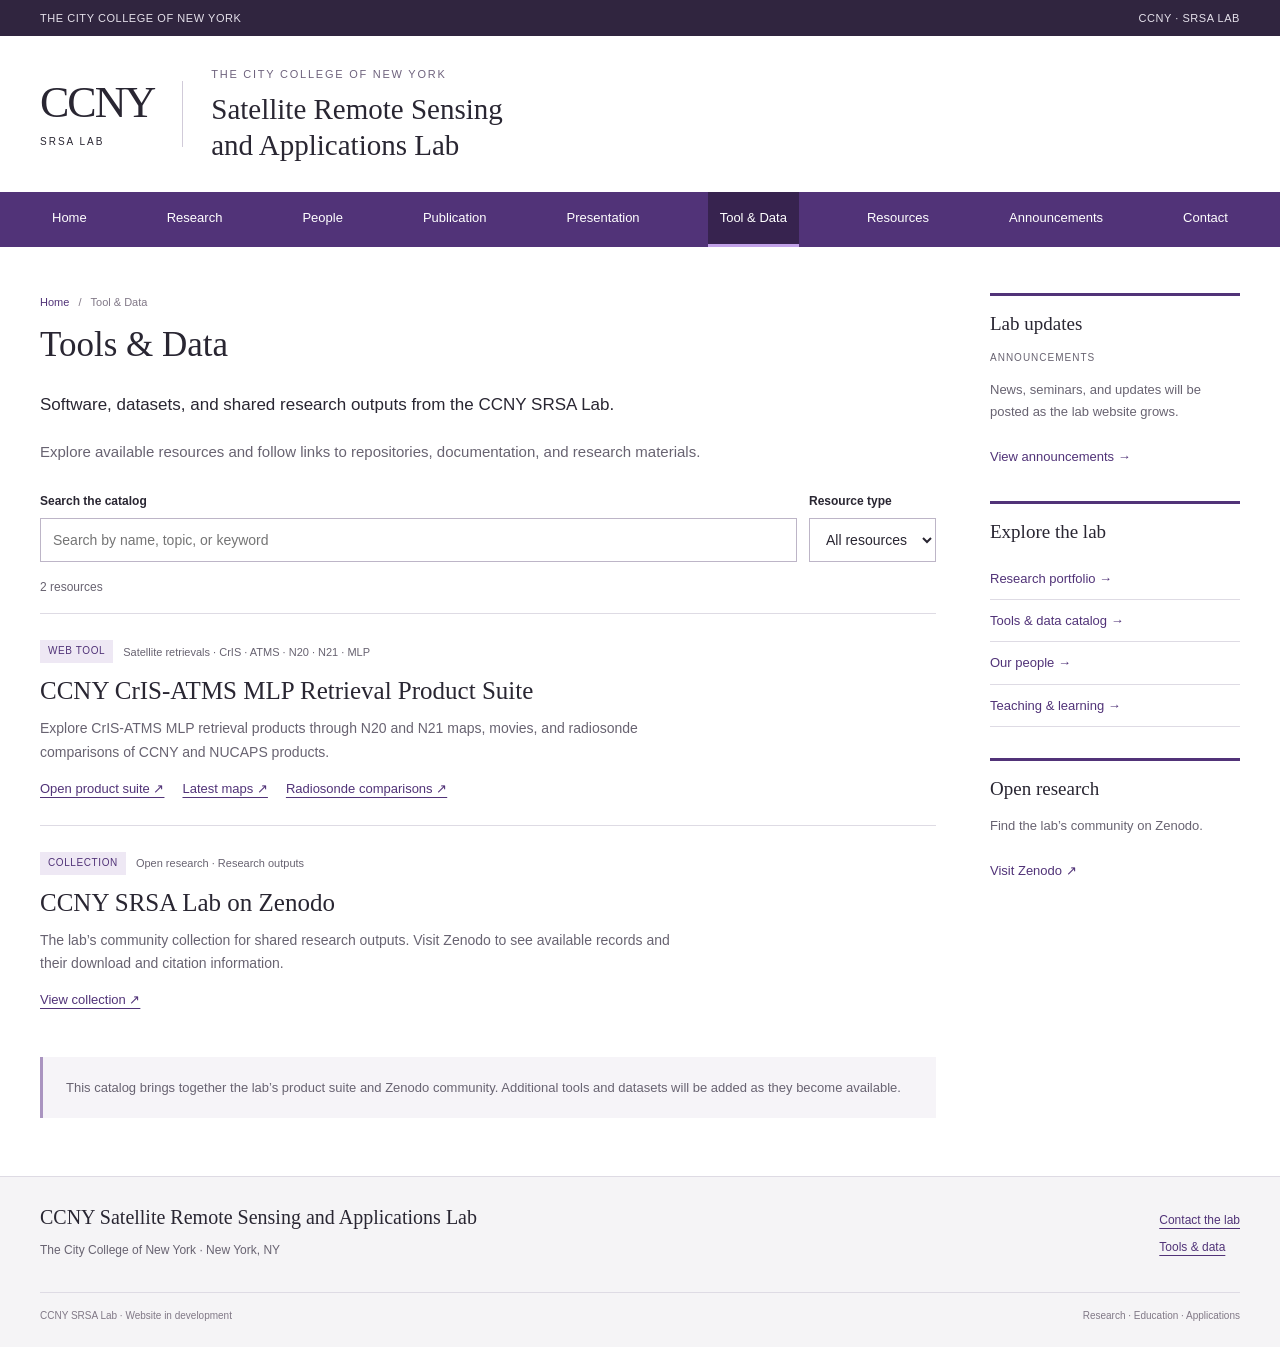
<file: tools.html>
<!doctype html><html lang="en"><head><meta charset="UTF-8"><meta name="viewport" content="width=device-width,initial-scale=1"><title>Tool & Data | CCNY Satellite Remote Sensing and Applications Lab</title><meta name="description" content="Tool & Data — CCNY Satellite Remote Sensing and Applications Lab."><meta name="theme-color" content="#543779"><link rel="stylesheet" href="assets/style.css"></head><body><a class="skip" href="#content">Skip to content</a><div class="utility"><div class="shell"><span>THE CITY COLLEGE OF NEW YORK</span><span>CCNY · SRSA LAB</span></div></div><header><div class="shell"><div class="masthead"><a href="index.html" aria-label="CCNY SRSA Lab home" class="mark">CCNY<small>SRSA LAB</small></a><div><div class="institution">The City College of New York</div><a href="index.html" class="labtitle">Satellite Remote Sensing<br>and Applications Lab</a></div></div></div><nav class="navbar" aria-label="Main navigation"><div class="shell navinner"><button class="menubtn" aria-expanded="false" aria-controls="navlinks">Menu ☰</button><div class="navlinks" id="navlinks"><a href="index.html">Home</a><a href="research.html">Research</a><a href="people.html">People</a><a href="publications.html">Publication</a><a href="presentations.html">Presentation</a><a href="tools.html" aria-current="page">Tool & Data</a><a href="resources.html">Resources</a><a href="announcements.html">Announcements</a><a href="contact.html">Contact</a></div></div></nav></header><div class="shell content-grid"><main id="content"><div class="crumb"><a href="index.html">Home</a> &nbsp; / &nbsp; Tool & Data</div><h1>Tools &amp; Data</h1><p class="intro catalog-intro">Software, datasets, and shared research outputs from the CCNY SRSA Lab.</p><p class="muted">Explore available resources and follow links to repositories, documentation, and research materials.</p><div class="catalog-controls" hidden><div class="search-field"><label for="tool-search">Search the catalog</label><input type="search" id="tool-search" placeholder="Search by name, topic, or keyword" autocomplete="off" aria-controls="tool-catalog"></div><div><label for="tool-kind">Resource type</label><select id="tool-kind" aria-controls="tool-catalog"><option value="all">All resources</option><option>Collection</option><option>Web tool</option></select></div></div><p class="catalog-count" role="status" aria-live="polite" aria-atomic="true">2 resources</p><div id="tool-catalog"><article class="tool-entry" data-kind="Web tool" data-search="CCNY CrIS-ATMS MLP Retrieval Product Suite Explore CrIS-ATMS MLP retrieval products through N20 and N21 maps, movies, and radiosonde comparisons of CCNY and NUCAPS products. Web tool Satellite retrievals CrIS ATMS N20 N21 MLP"><div class="tool-meta"><span class="tool-kind">Web tool</span><span>Satellite retrievals · CrIS · ATMS · N20 · N21 · MLP</span></div><h2>CCNY CrIS-ATMS MLP Retrieval Product Suite</h2><p>Explore CrIS-ATMS MLP retrieval products through N20 and N21 maps, movies, and radiosonde comparisons of CCNY and NUCAPS products.</p><div class="tool-links"><a href="https://mgoldberg-ccny.github.io/CCNY-CrIS-ATMS-MLP-Retrieval-Product-Suite/index.html" target="_blank" rel="noopener noreferrer">Open product suite ↗</a><a href="https://mgoldberg-ccny.github.io/CCNY-CrIS-ATMS-MLP-Retrieval-Product-Suite/latest.html" target="_blank" rel="noopener noreferrer">Latest maps ↗</a><a href="https://mgoldberg-ccny.github.io/CCNY-CrIS-ATMS-MLP-Retrieval-Product-Suite/radiosonde_comparisons/index.html" target="_blank" rel="noopener noreferrer">Radiosonde comparisons ↗</a></div></article><article class="tool-entry" data-kind="Collection" data-search="CCNY SRSA Lab on Zenodo The lab’s community collection for shared research outputs. Visit Zenodo to see available records and their download and citation information. Collection Open research Research outputs"><div class="tool-meta"><span class="tool-kind">Collection</span><span>Open research · Research outputs</span></div><h2>CCNY SRSA Lab on Zenodo</h2><p>The lab’s community collection for shared research outputs. Visit Zenodo to see available records and their download and citation information.</p><div class="tool-links"><a href="https://zenodo.org/communities/ccny-srsa-lab/" target="_blank" rel="noopener noreferrer">View collection ↗</a></div></article></div><p class="no-results" hidden>No resources match your search. Try another keyword or choose all resources.</p><div class="catalog-note"><p>This catalog brings together the lab’s product suite and Zenodo community. Additional tools and datasets will be added as they become available.</p></div></main><aside class="sidebar" aria-label="Lab news and quick links"><div class="asidebox"><h2>Lab updates</h2><div class="aside-label">Announcements</div><p>News, seminars, and updates will be posted as the lab website grows.</p><a class="text-link" href="announcements.html">View announcements →</a></div><div class="asidebox"><h2>Explore the lab</h2><ul class="sidelinks"><li><a href="research.html">Research portfolio →</a></li><li><a href="tools.html">Tools &amp; data catalog →</a></li><li><a href="people.html">Our people →</a></li><li><a href="education.html">Teaching &amp; learning →</a></li></ul></div><div class="asidebox"><h2>Open research</h2><p>Find the lab’s community on Zenodo.</p><a class="text-link" href="https://zenodo.org/communities/ccny-srsa-lab/" target="_blank" rel="noopener noreferrer">Visit Zenodo ↗</a></div></aside></div><footer class="footer"><div class="shell"><div class="footergrid"><div><strong>CCNY Satellite Remote Sensing and Applications Lab</strong><p>The City College of New York · New York, NY</p></div><div><a href="contact.html">Contact the lab</a><br><a href="tools.html">Tools &amp; data</a></div></div><div class="footerbottom"><span>CCNY SRSA Lab · Website in development</span><span>Research · Education · Applications</span></div></div></footer><script src="assets/site.js"></script></body></html>
</file>
<file: assets/style.css>
:root{--purple:#543779;--ink:#27262b;--muted:#6a6770;--line:#dedbe4;--pale:#f6f4f8}*{box-sizing:border-box}body{margin:0;background:white;color:var(--ink);font:16px/1.65 Arial,Helvetica,sans-serif}a{color:var(--purple);text-underline-offset:4px}a:hover{text-decoration:underline}a:focus-visible,button:focus-visible{outline:3px solid #b889ed;outline-offset:4px}.shell{max-width:1200px;margin:auto;padding:0 40px}.utility{background:#25232a;color:#e5e1eb;font-size:11px;letter-spacing:.05em}.utility .shell{display:flex;justify-content:space-between;padding-top:9px;padding-bottom:9px}.utility a{color:#fff;text-decoration:none}.masthead{padding:36px 0 32px;display:flex;align-items:center;gap:28px}.mark{border-right:1px solid #d1cbd9;padding-right:28px;color:var(--purple);font-family:Georgia,serif;line-height:1;font-size:44px;letter-spacing:-2px}.mark small{display:block;font-family:Arial,sans-serif;font-size:10px;letter-spacing:2px;margin-top:12px}.masthead a{text-decoration:none;color:inherit}.institution{font-size:11px;letter-spacing:.16em;text-transform:uppercase;color:#6e627d;margin-bottom:9px}.labtitle{font:30px/1.22 Georgia,'Times New Roman',serif;max-width:800px}.navbar{background:var(--purple)}.navinner{display:flex;align-items:center;justify-content:space-between}.navlinks{display:flex;flex-wrap:wrap}.navlinks a{padding:15px 19px;color:white;font-size:13px;text-decoration:none;border-bottom:3px solid transparent}.navlinks a:hover{background:#ffffff13}.navlinks a[aria-current=page]{background:#37234f;border-bottom-color:#c2a1e8}.menubtn{display:none;background:transparent;color:white;border:1px solid #b8a6ce;padding:9px 14px;font:inherit}.hero{height:270px;position:relative;overflow:hidden;background:#081219;color:white}.hero img{position:absolute;width:570px;height:570px;right:7%;top:-140px;object-fit:cover;filter:saturate(.55);opacity:.85}.hero:after{content:'';position:absolute;inset:0;background:linear-gradient(90deg,#111622 0%,#151a25eb 28%,transparent 85%)}.herotext{position:relative;z-index:1;padding-top:52px}.overline{font-size:10px;letter-spacing:.17em;text-transform:uppercase}.herotext h1{font:36px/1.22 Georgia,serif;max-width:570px;margin:17px 0}.herotext p{max-width:510px;font-size:14px;color:#e0dee5;margin-top:17px}.credit{position:absolute;right:20px;bottom:13px;z-index:2;font-size:9px;color:#cac9d1}.credit a{color:inherit}.preview{background:#f5f3f8;border-bottom:1px solid #e9e5ed;padding:9px 0;color:#70627e;font-size:11px}.preview strong{font-weight:600}.content-grid{display:grid;grid-template-columns:minmax(0,1fr) 260px;gap:62px;padding-top:44px;padding-bottom:58px;min-height:410px}h1,h2,h3{font-family:Georgia,'Times New Roman',serif;font-weight:400}h1{font-size:35px;line-height:1.25;margin:12px 0 24px}h2{font-size:27px;line-height:1.3;margin:0 0 20px}h3{font-size:21px;line-height:1.3;margin:0 0 12px}p{margin:0 0 20px;font-size:15px}main a{font-weight:500}.intro{font-size:17px;line-height:1.75;max-width:730px}.rule{height:3px;width:42px;background:var(--purple);margin:0 0 22px}.section{margin-top:35px;padding-top:28px;border-top:1px solid var(--line)}.directory{display:grid;grid-template-columns:1fr 1fr;gap:0 30px;margin-top:24px}.directory a{display:flex;justify-content:space-between;gap:15px;align-items:start;border-top:1px solid var(--line);padding:18px 0;text-decoration:none}.directory a:hover strong{text-decoration:underline}.directory strong{font:21px Georgia,serif;display:block}.directory small{display:block;font-size:12px;color:var(--muted);margin-top:7px;line-height:1.5}.directory span{color:#8b739e}.sidebar h2{font:19px Georgia,serif;margin:0 0 15px}.asidebox{border-top:3px solid var(--purple);padding-top:17px;margin-bottom:31px}.sidelinks{list-style:none;padding:0;margin:0}.sidelinks li{border-bottom:1px solid var(--line)}.sidelinks a{padding:10px 0;display:block;font-size:13px;text-decoration:none}.sidelinks a:hover{text-decoration:underline}.sidebar p{font-size:13px;color:var(--muted);line-height:1.7}.muted{color:var(--muted)}.status{display:inline-block;font:10px Arial,sans-serif;letter-spacing:.07em;text-transform:uppercase;color:#766585;background:#f0ecf5;padding:6px 9px;margin-bottom:14px}.empty{border:1px solid var(--line);border-left:3px solid #a18ab7;background:#fcfbfd;padding:25px 28px;margin:25px 0}.empty p{font-size:14px;color:var(--muted);margin-bottom:0}.empty h2{font-size:23px;margin-bottom:12px}.crumb{font-size:11px;color:#817887;margin-bottom:10px}.crumb a{text-decoration:none}.plain-list{padding-left:20px;font-size:14px}.plain-list li{padding:5px 0}.button{background:var(--purple);color:white;display:inline-block;text-decoration:none;padding:11px 18px;font-size:13px;margin-top:8px}.button:hover{background:#38234f;text-decoration:none}.footer{border-top:1px solid var(--line);background:#f5f4f6;padding:29px 0 22px}.footergrid{display:flex;justify-content:space-between;gap:30px}.footer strong{font:20px Georgia,serif}.footer p{font-size:12px;margin-top:8px;margin-bottom:12px;color:var(--muted)}.footer a{font-size:12px}.footerbottom{margin-top:20px;padding-top:15px;border-top:1px solid var(--line);font-size:10px;color:#807886;display:flex;justify-content:space-between}.skip{position:absolute;left:12px;top:-100px;background:white;z-index:20;padding:10px}.skip:focus{top:10px}.contact-grid{display:grid;grid-template-columns:1fr 1fr;gap:25px}.contact-grid h2{font-size:22px}.resource-item{padding:22px 0;border-bottom:1px solid var(--line)}.resource-item p{font-size:14px;color:var(--muted);margin:8px 0}.resource-item h2{font-size:23px;margin-bottom:8px}
@media(max-width:1000px){.shell{padding-left:26px;padding-right:26px}.navlinks a{padding:14px 13px;font-size:12px}.labtitle{font-size:26px}.content-grid{gap:35px;grid-template-columns:minmax(0,1fr) 225px}.hero img{right:-100px}.herotext h1{max-width:490px}}
@media(max-width:700px){.utility{font-size:9px}.utility .shell{gap:15px}.shell{padding-left:22px;padding-right:22px}.masthead{gap:17px;padding:27px 0}.mark{font-size:30px;padding-right:17px}.mark small{font-size:8px;letter-spacing:1px}.institution{font-size:9px;letter-spacing:.09em}.labtitle{font-size:23px}.navinner{display:block;padding-top:9px;padding-bottom:9px}.menubtn{display:block;font-size:12px}.navlinks{display:none;padding-top:12px}.navlinks.open{display:grid;grid-template-columns:1fr 1fr}.navlinks a{font-size:13px;padding:12px}.hero{height:270px}.hero img{right:-225px;opacity:.55}.hero:after{background:linear-gradient(90deg,#111622 0%,#151a2580 90%)}.herotext{padding-top:37px}.herotext h1{font-size:31px;max-width:370px}.herotext p{font-size:13px;max-width:300px}.content-grid{grid-template-columns:1fr;gap:35px;padding-top:32px;padding-bottom:38px}.sidebar{display:grid;grid-template-columns:1fr 1fr;gap:25px}.asidebox{margin-bottom:0}.directory{gap:0 20px}.directory strong{font-size:19px}.intro{font-size:16px}h1{font-size:30px}h2{font-size:25px}.footergrid{display:block}.footerbottom{gap:20px}.preview{font-size:10px}.contact-grid{grid-template-columns:1fr}}
@media(max-width:420px){.sidebar,.directory{grid-template-columns:1fr}.labtitle{font-size:20px}.mark{font-size:27px}.hero h1{font-size:28px}.utility .shell span{max-width:220px}.empty{padding:22px}}

/* Research-group layout: restrained typography, clear paths to research outputs. */
:root{--purple:#513378;--ink:#292632;--muted:#686371}
.shell{max-width:1280px}.utility{background:#30253f}.masthead{padding:29px 0}.labtitle{font-size:29px}.navlinks{width:100%;justify-content:space-between}.navlinks a{padding:15px 12px}.hero{height:350px;background:#0c1420}.hero img{width:650px;height:650px;right:3%;top:-155px;opacity:.95;filter:saturate(.75)}.hero:after{background:linear-gradient(90deg,#101624 5%,#101624ed 30%,#10162438 72%,transparent)}.herotext{padding-top:52px}.herotext h1{font-size:44px;max-width:660px;margin:18px 0}.herotext p{font-size:16px;line-height:1.6;max-width:490px}.hero-actions{display:flex;gap:12px;margin-top:24px}.hero-actions a{font-size:13px;text-decoration:none;padding:10px 17px;border:1px solid #c2b3d3;color:white}.hero-actions a:first-child{background:#fff;color:#352247;border-color:#fff}.hero-actions a:hover{background:#d8cbe9;color:#352247}.content-grid{padding-top:46px;gap:54px;grid-template-columns:minmax(0,1fr) 250px}.eyebrow{font-size:11px;letter-spacing:.14em;color:var(--purple);text-transform:uppercase;margin-bottom:12px}.home-title{font-size:32px}.lead{font-size:18px;line-height:1.7}.feature-band{display:flex;gap:24px;align-items:start;border-top:3px solid var(--purple);background:var(--pale);padding:27px;margin-top:34px}.feature-band h3{font-size:25px}.feature-band p{font-size:14px;color:var(--muted);margin-bottom:12px}.feature-number{font:38px/1 Georgia,serif;color:#b2a0c5}.text-link{text-decoration:none;font-size:14px}.text-link:hover{text-decoration:underline}.asidebox h3{font-size:18px}.aside-label{font-size:10px;text-transform:uppercase;letter-spacing:.1em;color:var(--muted);margin-bottom:13px}.sidebar .text-link{font-size:13px}.catalog-intro{max-width:690px}.catalog-controls{display:flex;gap:12px;align-items:end;margin:27px 0 0}.catalog-controls label{display:block;font-size:12px;font-weight:600;margin-bottom:6px}.search-field{flex:1}.catalog-controls input,.catalog-controls select{width:100%;min-height:44px;border:1px solid #bdb5c7;background:#fff;border-radius:0;padding:10px 12px;font:14px Arial,sans-serif;color:var(--ink)}input:focus-visible,select:focus-visible{outline:3px solid #b889ed;outline-offset:2px}.catalog-count{font-size:12px;color:var(--muted);margin:16px 0}.tool-entry{padding:26px 0;border-top:1px solid var(--line)}.tool-meta{display:flex;flex-wrap:wrap;gap:10px;align-items:center;margin-bottom:12px;font-size:11px;color:var(--muted)}.tool-kind{background:#eee8f4;color:#513378;padding:3px 8px;font-size:10px;letter-spacing:.06em;text-transform:uppercase}.tool-entry h2{font-size:25px;margin-bottom:10px}.tool-entry p{font-size:14px;max-width:640px;color:var(--muted);margin-bottom:14px}.tool-links{display:flex;flex-wrap:wrap;gap:18px}.tool-links a{font-size:13px}.catalog-note{padding:20px 23px;background:var(--pale);border-left:3px solid #aa94c0;font-size:13px;color:var(--muted);margin-top:20px}.catalog-note p{font-size:13px;margin:0}.no-results{padding:30px 0;color:var(--muted)}[hidden]{display:none!important}.page-jump{display:flex;gap:17px;flex-wrap:wrap;font-size:13px;padding-bottom:20px;border-bottom:1px solid var(--line)}
@media(max-width:1000px){.navlinks a{font-size:11px;padding:14px 9px}.hero img{right:-120px}.herotext h1{font-size:39px;max-width:560px}.content-grid{gap:32px;grid-template-columns:minmax(0,1fr) 220px}}
@media(max-width:700px){.labtitle{font-size:23px}.hero{height:390px}.hero img{right:-260px;top:-95px;opacity:.6}.herotext{padding-top:37px}.herotext h1{font-size:35px;max-width:430px}.herotext p{font-size:15px;max-width:330px}.hero-actions{gap:9px}.hero-actions a{font-size:12px;padding:9px 13px}.content-grid{grid-template-columns:1fr;padding-top:32px}.navlinks a{font-size:13px}.sidebar{grid-template-columns:1fr 1fr}.home-title{font-size:28px}.feature-band{padding:22px;gap:16px}.catalog-controls{align-items:stretch;flex-direction:column}.catalog-controls select{width:100%}.footerbottom{flex-wrap:wrap}}
@media(max-width:420px){.labtitle{font-size:20px}.herotext h1{font-size:30px}.sidebar{grid-template-columns:1fr}.hero{height:380px}.feature-number{display:none}}

.slideshow{margin-bottom:36px}.slideshow-heading{display:flex;align-items:baseline;justify-content:space-between;gap:20px;margin-bottom:18px}.slideshow-heading h2{font-size:29px;margin:0}.slideshow-heading span{font-size:11px;color:var(--muted);text-transform:uppercase;letter-spacing:.09em}.slide-stage{aspect-ratio:16/9;position:relative;background:#f0edf4;border:1px solid var(--line);overflow:hidden}.lab-slide{height:100%;position:relative}.lab-slide img{width:100%;height:100%;display:block;object-fit:contain;background:#fff}.slide-placeholder{height:100%;display:flex;align-items:center;justify-content:center;flex-direction:column;text-align:center;padding:30px;background:linear-gradient(135deg,#f5f2f9,#e5ddec);color:#513378}.slide-placeholder .slide-symbol{font:48px Georgia,serif;color:#a791bd;margin-bottom:15px}.slide-placeholder h2{font-size:30px;margin:0 0 12px}.slide-placeholder p{font-size:14px;max-width:420px;margin:0;color:#71627e}.slide-caption{padding:18px 20px;border:1px solid var(--line);border-top:0;min-height:107px;background:white}.slide-caption h2{font-size:22px;margin:0 0 5px}.slide-caption p{font-size:13px;color:var(--muted);margin:0}.slideshow-controls{display:flex;align-items:center;justify-content:space-between;gap:12px;background:var(--pale);padding:12px 14px;border:1px solid var(--line);border-top:0}.slideshow-controls button{font:12px Arial,sans-serif;background:white;color:var(--purple);border:1px solid #c6bbd1;min-height:36px;padding:7px 12px;cursor:pointer}.slideshow-controls button:hover{background:#e9e1f1}.slide-dots{display:flex;gap:8px}.slide-dots button{width:12px;min-height:12px;height:12px;border-radius:50%;padding:0;background:#d4cadf;border:1px solid #8d789f}.slide-dots button[aria-current=true]{background:var(--purple)}.slide-position{font-size:12px;color:var(--muted)}.slide-actions{display:flex;gap:7px}.slides-deck .slide-stage{border:0}.slides-deck{border:1px solid var(--line)}.slides-deck .slide-caption{border:0;border-top:1px solid var(--line)}
@media(max-width:700px){.slideshow-heading{display:block}.slideshow-heading h2{font-size:26px;margin-bottom:7px}.slide-placeholder{padding:18px}.slide-placeholder .slide-symbol{font-size:27px;margin-bottom:7px}.slide-placeholder h2{font-size:22px;margin-bottom:7px}.slide-placeholder p{font-size:12px}.slideshow-controls{flex-wrap:wrap}.slide-caption{padding:16px}.slide-caption h2{font-size:20px}.slide-position{display:none}}

.project-list{list-style:none;padding:0;margin:30px 0;display:flex;flex-direction:column;gap:20px}.project-panel{border:1px solid var(--line);background:white;min-width:0}.project-summary{display:grid;grid-template-columns:210px minmax(0,1fr) 24px;gap:24px;align-items:center;list-style:none;padding:20px;cursor:pointer}.project-summary::-webkit-details-marker{display:none}.project-summary::marker{content:''}.project-summary:hover{background:var(--pale)}.project-summary:focus-visible{outline:3px solid #b889ed;outline-offset:4px}.project-visual{margin:0;aspect-ratio:16/9;overflow:hidden;background:#f0edf4;display:flex;align-items:center;justify-content:center}.project-visual img{width:100%;height:100%;object-fit:contain}.project-visual span{font:11px Arial,sans-serif;color:#786687;text-align:center;padding:12px}.project-heading .eyebrow{display:block;font-size:10px;margin-bottom:10px}.project-heading h2{font-size:23px;margin:0 0 12px}.project-toggle{font-size:12px;color:var(--purple);text-decoration:underline;text-underline-offset:4px}.project-hide{display:none}.project-details[open] .project-show{display:none}.project-details[open] .project-hide{display:inline}.project-chevron{font-size:21px;color:var(--purple);text-align:center}.project-details[open] .project-chevron{transform:rotate(180deg)}.project-body{padding:24px;border-top:1px solid var(--line);background:#fcfbfd}.project-body p{font-size:14px;color:var(--muted);margin:0 0 18px}.project-body p:last-child{margin-bottom:0}.project-body .project-members{font-size:12px;color:var(--ink)}.project-links{display:flex;flex-wrap:wrap;gap:16px}.project-links a{font-size:13px}.project-pending .project-visual{background:#f7f5f9}
@media(max-width:1000px){.project-summary{grid-template-columns:170px minmax(0,1fr) 20px;gap:18px}}
@media(max-width:700px){.project-summary{grid-template-columns:minmax(0,1fr) 24px;padding:18px;gap:18px}.project-visual{grid-column:1/-1;width:100%}.project-heading h2{font-size:22px}.project-body{padding:20px}}
</file>
